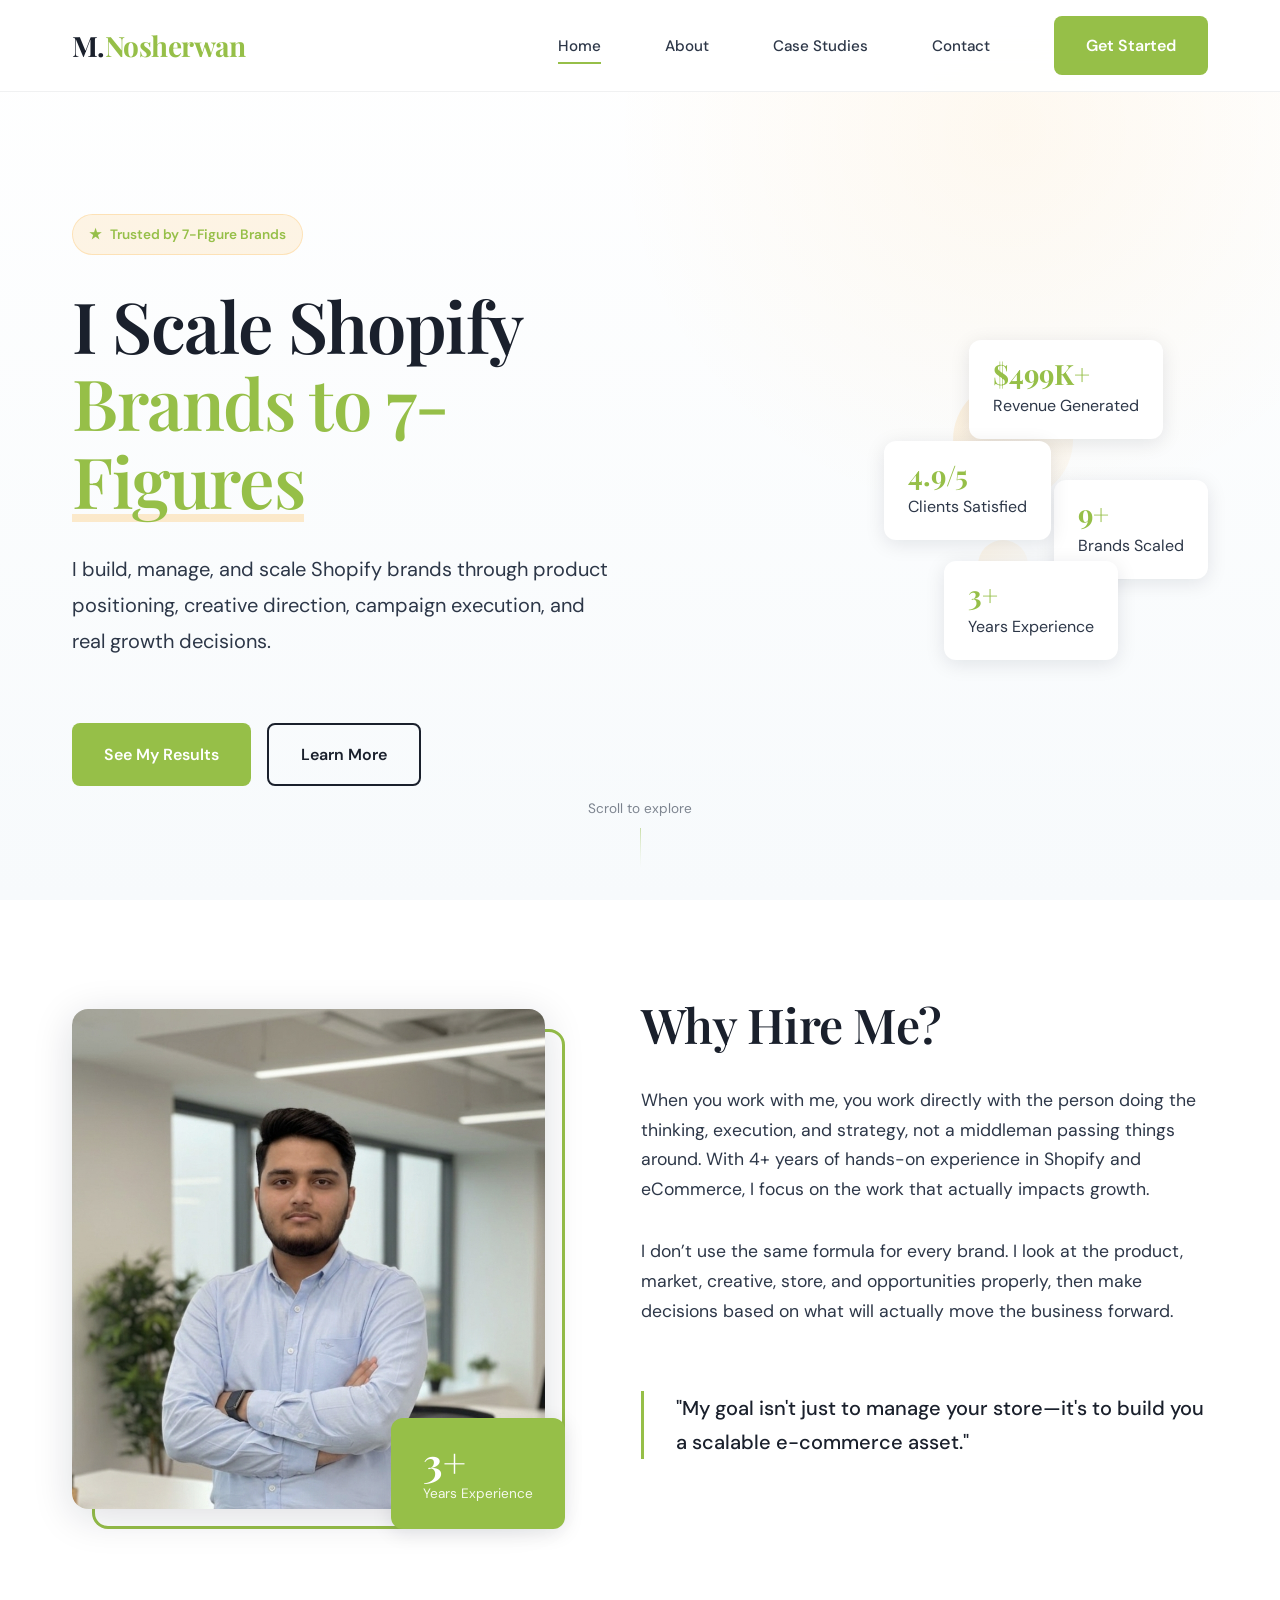
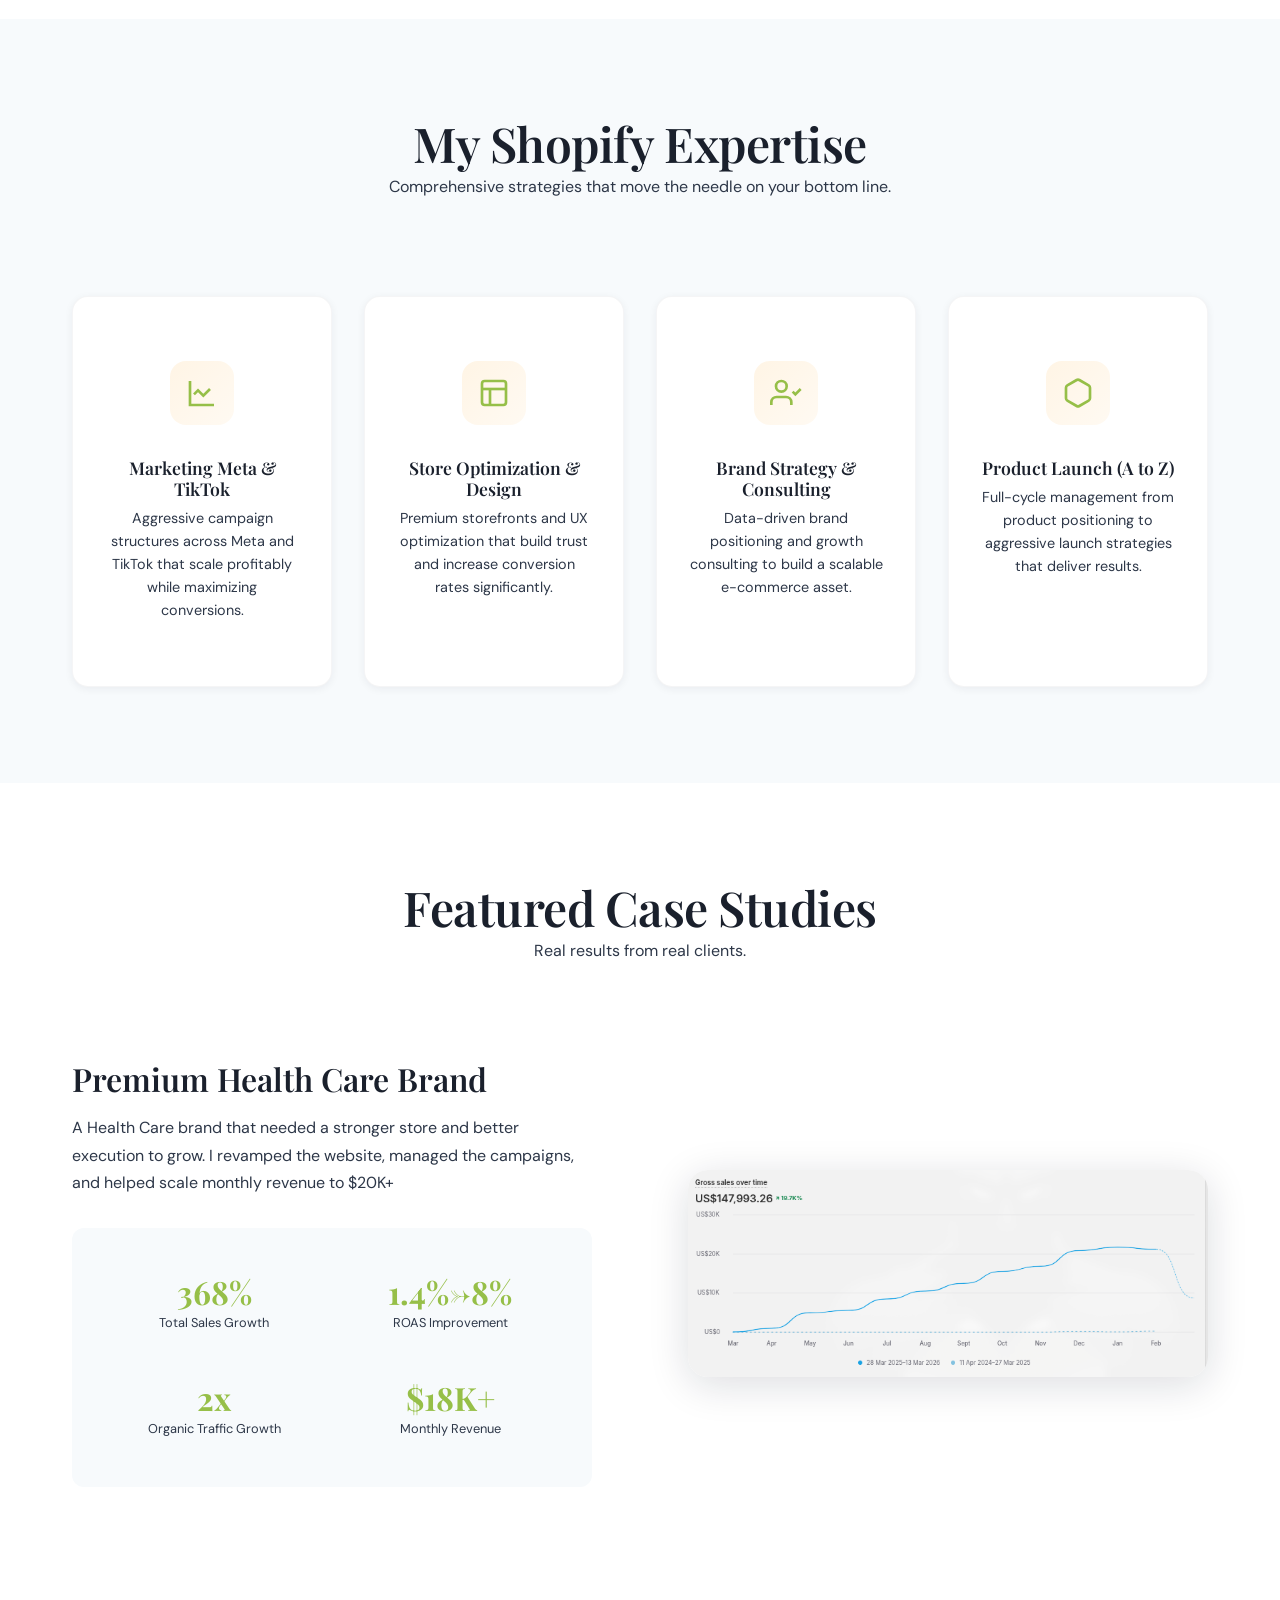
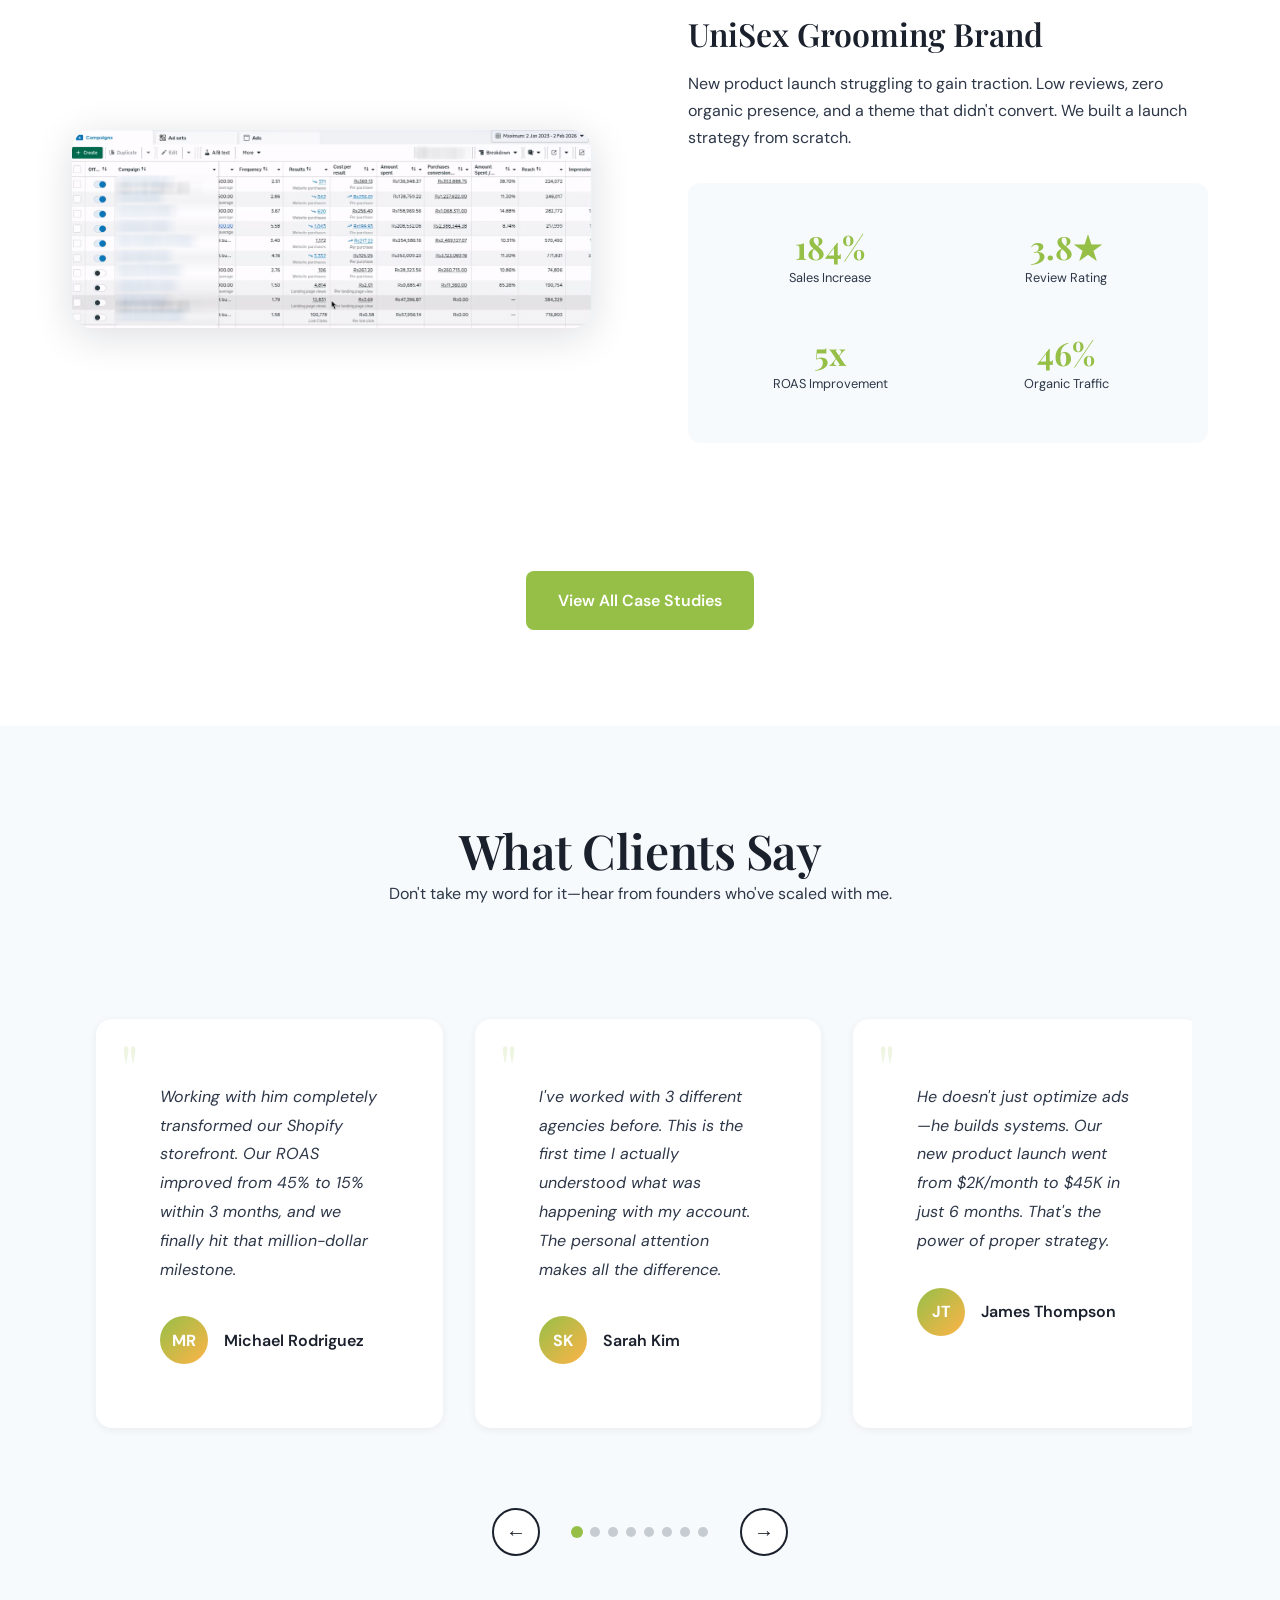
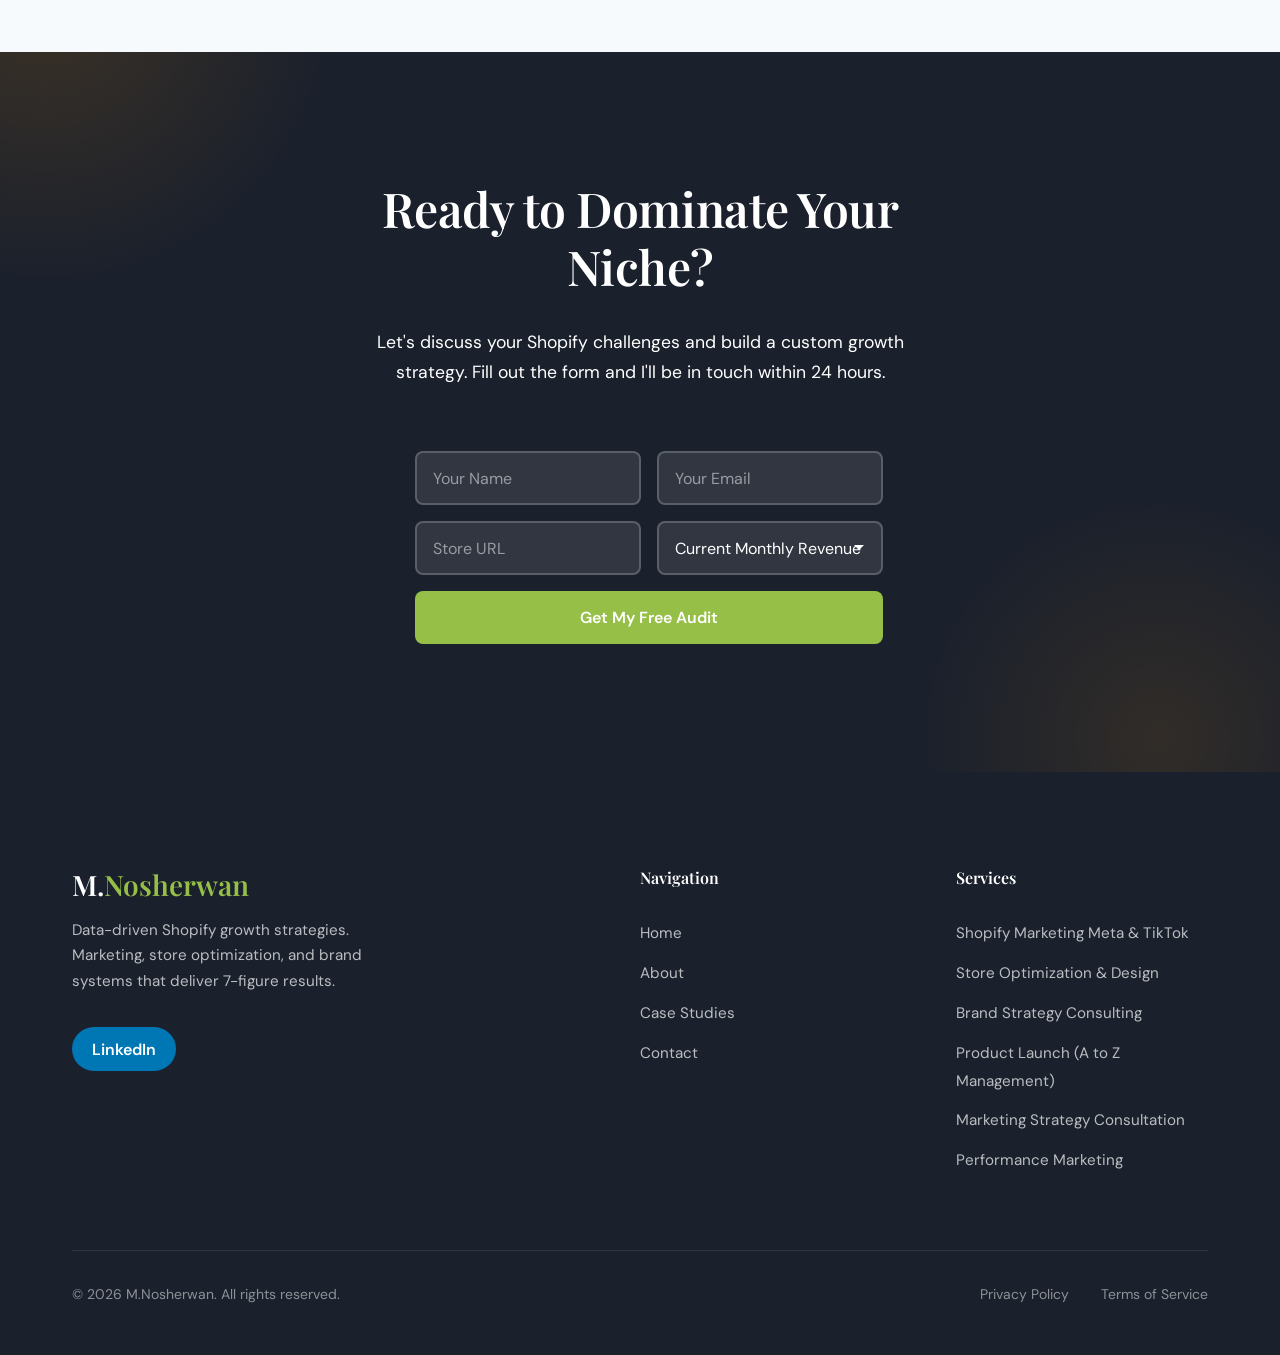
<file: index.html>
<!DOCTYPE html>
<html lang="en">
<head>
  <meta charset="UTF-8">
  <meta name="viewport" content="width=device-width, initial-scale=1.0">
  <meta name="description" content="I scale Shopify brands to 7-figures through data-driven marketing, store optimization, and aggressive growth strategies.">
  <title>Shopify Growth Specialist | 7-Figure Marketing & Store Optimization Expert</title>
  <link rel="stylesheet" href="styles.css">
</head>
<body>
  <!-- Navigation -->
  <nav class="nav">
    <div class="container">
      <div class="nav__inner">
        <a href="index.html" class="nav__logo">M.<span>Nosherwan</span></a>
        <ul class="nav__links">
          <li><a href="index.html" class="nav__link active">Home</a></li>
          <li><a href="about.html" class="nav__link">About</a></li>
          <li><a href="case-studies.html" class="nav__link">Case Studies</a></li>
          <li><a href="contact.html" class="nav__link">Contact</a></li>
          <li><a href="contact.html" class="btn btn--primary nav__cta">Get Started</a></li>
        </ul>
        <button class="nav__mobile-toggle" aria-label="Toggle menu">
          <span></span>
          <span></span>
          <span></span>
        </button>
      </div>
    </div>
  </nav>

  <!-- Hero Section -->
  <section class="hero">
    <div class="container">
      <div class="hero__content">
        <span class="hero__badge hidden-element">Trusted by 7-Figure Brands</span>
        <h1 class="hero__title hidden-element">
          I Scale Shopify <span class="highlight">Brands to 7-Figures</span>
        </h1>
        <p class="hero__subtitle hidden-element hidden-element--fade">
          I build, manage, and scale Shopify brands through product positioning, creative direction, campaign execution, and real growth decisions.
        </p>
        <div class="hero__ctas hidden-element hidden-element--fade">
          <a href="case-studies.html" class="btn btn--primary">See My Results</a>
          <a href="about.html" class="btn btn--secondary">Learn More</a>
        </div>
      </div>
      
      <!-- Mobile Stats (shown only on mobile) -->
      <div class="hero__mobile-stats">
        <div class="hero__stat-card">
          <div class="hero__stat-value"><span data-counter="500" data-prefix="$" data-suffix="K+">$0M+</span></div>
          <div class="hero__stat-label">Revenue</div>
        </div>
        <div class="hero__stat-card">
          <div class="hero__stat-value"><span data-counter="10" data-suffix="+">0+</span></div>
          <div class="hero__stat-label">Brands</div>
        </div>
        <div class="hero__stat-card">
          <div class="hero__stat-value"><span data-counter="4" data-suffix="+">0+</span></div>
          <div class="hero__stat-label">Years</div>
        </div>
        <div class="hero__stat-card">
          <div class="hero__stat-value"><span data-counter="4.9" data-suffix="/5">0/5</span></div>
          <div class="hero__stat-label">Rating</div>
        </div>
      </div>
      
      <!-- Hero Visual Elements (Right Side) -->
      <div class="hero__visuals">
        <div class="hero__stat-card hero__stat-card--1 hidden-element">
          <div class="hero__stat-value"><span data-counter="500" data-prefix="$" data-suffix="K+">$0M+</span></div>
          <div class="hero__stat-label">Revenue Generated</div>
        </div>
        <div class="hero__stat-card hero__stat-card--2 hidden-element hidden-element--fade">
          <div class="hero__stat-value"><span data-counter="10" data-suffix="+">0+</span></div>
          <div class="hero__stat-label">Brands Scaled</div>
        </div>
        <div class="hero__stat-card hero__stat-card--3 hidden-element hidden-element--fade">
          <div class="hero__stat-value"><span data-counter="4" data-suffix="+">0+</span></div>
          <div class="hero__stat-label">Years Experience</div>
        </div>
        <div class="hero__stat-card hero__stat-card--4 hidden-element hidden-element--fade">
          <div class="hero__stat-value"><span data-counter="4.9" data-suffix="/5">0/5</span></div>
          <div class="hero__stat-label">Clients Satisfied</div>
        </div>
        <div class="hero__shape hero__shape--1"></div>
        <div class="hero__shape hero__shape--2"></div>
        <div class="hero__shape hero__shape--3"></div>
      </div>
    </div>
    <div class="hero__scroll">
      <span>Scroll to explore</span>
      <div class="hero__scroll-line"></div>
    </div>
  </section>

  <!-- About Me Section -->
  <section class="section about">
    <div class="container">
      <div class="about__grid">
        <div class="about__image hidden-element hidden-element--left">
          <div class="about__image-wrapper">
            <img src="images/image.png" alt="Shopify Growth Specialist Portrait">
          </div>
          <div class="about__image-accent"></div>
          <div class="about__years">
            <div class="about__years-number"><span data-counter="4" data-suffix="+">0+</span></div>
            <div class="about__years-label">Years Experience</div>
          </div>
        </div>
        <div class="about__content">
          <h2 class="hidden-element">Why Hire Me?</h2>
          <p class="hidden-element hidden-element--fade">When you work with me, you work directly with the person doing the thinking, execution, and strategy, not a middleman passing things around. With 4+ years of hands-on experience in Shopify and eCommerce, I focus on the work that actually impacts growth.
          <p class="hidden-element hidden-element--fade">I don’t use the same formula for every brand. I look at the product, market, creative, store, and opportunities properly, then make decisions based on what will actually move the business forward.</p>
</p>
          <div class="highlight-text hidden-element hidden-element--fade">
            "My goal isn't just to manage your store—it's to build you a scalable e-commerce asset."
          </div>
        </div>
      </div>
    </div>
  </section>

  <!-- Expertise Section -->
  <section class="section expertise">
    <div class="container">
      <div class="expertise__header">
        <h2 class="hidden-element">My Shopify Expertise</h2>
        <p class="hidden-element hidden-element--fade">Comprehensive strategies that move the needle on your bottom line.</p>
      </div>
      <div class="expertise__grid">
        <div class="expertise-card hidden-element">
          <div class="expertise-card__icon">
            <svg viewBox="0 0 24 24" fill="none" stroke="currentColor" stroke-width="2">
              <path d="M3 3v18h18"/>
              <path d="M18 9l-5 5-4-4-3 3"/>
            </svg>
          </div>
          <h4>Marketing Meta & TikTok</h4>
          <p>Aggressive campaign structures across Meta and TikTok that scale profitably while maximizing conversions.</p>
        </div>
        <div class="expertise-card hidden-element hidden-element--fade">
          <div class="expertise-card__icon">
            <svg viewBox="0 0 24 24" fill="none" stroke="currentColor" stroke-width="2">
              <rect x="3" y="3" width="18" height="18" rx="2"/>
              <path d="M3 9h18"/>
              <path d="M9 21V9"/>
            </svg>
          </div>
          <h4>Store Optimization & Design</h4>
          <p>Premium storefronts and UX optimization that build trust and increase conversion rates significantly.</p>
        </div>
        <div class="expertise-card hidden-element hidden-element--fade">
          <div class="expertise-card__icon">
            <svg viewBox="0 0 24 24" fill="none" stroke="currentColor" stroke-width="2">
              <path d="M16 21v-2a4 4 0 0 0-4-4H5a4 4 0 0 0-4 4v2"/>
              <circle cx="8.5" cy="7" r="4"/>
              <polyline points="17 11 19 13 23 9"/>
            </svg>
          </div>
          <h4>Brand Strategy & Consulting</h4>
          <p>Data-driven brand positioning and growth consulting to build a scalable e-commerce asset.</p>
        </div>
        <div class="expertise-card hidden-element hidden-element--fade">
          <div class="expertise-card__icon">
            <svg viewBox="0 0 24 24" fill="none" stroke="currentColor" stroke-width="2">
              <path d="M21 16V8a2 2 0 0 0-1-1.73l-7-4a2 2 0 0 0-2 0l-7 4A2 2 0 0 0 3 8v8a2 2 0 0 0 1 1.73l7 4a2 2 0 0 0 2 0l7-4A2 2 0 0 0 21 16z"/>
            </svg>
          </div>
          <h4>Product Launch (A to Z)</h4>
          <p>Full-cycle management from product positioning to aggressive launch strategies that deliver results.</p>
        </div>
      </div>
    </div>
  </section>

  <!-- Case Studies Section -->
  <section class="section case-studies" id="case-studies">
    <div class="container">
      <div class="case-studies__header">
        <h2 class="hidden-element">Featured Case Studies</h2>
        <p class="hidden-element hidden-element--fade">Real results from real clients.</p>
      </div>

      <!-- Case Study 1 -->
      <article class="case-study hidden-element">
        <div class="case-study__image">
          <img src="images/shopify-homepage-screenshot.png" alt="Premium Health Care Brand">
        </div>
        <div class="case-study__content">
          <h3>Premium Health Care Brand</h3>
          <p class="case-study__description">
          A Health Care brand that needed a stronger store and better execution to grow. I revamped the website, managed the campaigns, and helped scale monthly revenue to $20K+          </p>
          <div class="case-study__metrics">
            <div class="case-study__metric">
              <div class="case-study__metric-value"><span data-counter="400" data-suffix="%">0%</span></div>
              <div class="case-study__metric-label">Total Sales Growth</div>
            </div>
            <div class="case-study__metric">
              <div class="case-study__metric-value"><span data-counter="1.5" data-suffix="%→8%">0%</span></div>
              <div class="case-study__metric-label">ROAS Improvement</div>
            </div>
            <div class="case-study__metric">
              <div class="case-study__metric-value"><span data-counter="3" data-suffix="x">0x</span></div>
              <div class="case-study__metric-label">Organic Traffic Growth</div>
            </div>
            <div class="case-study__metric">
              <div class="case-study__metric-value"><span data-counter="20" data-prefix="$" data-suffix="K+">$0K</span></div>
              <div class="case-study__metric-label">Monthly Revenue</div>
            </div>
          </div>
        </div>
      </article>

      <!-- Case Study 2 -->
      <article class="case-study hidden-element">
        <div class="case-study__image">
          <img src="images/ads" alt="Electronics Brand">
        </div>
        <div class="case-study__content">
          <h3>UniSex Grooming Brand</h3>
          <p class="case-study__description">
            New product launch struggling to gain traction. Low reviews, zero organic presence, and a theme that didn't convert. We built a launch strategy from scratch.
          </p>
          <div class="case-study__metrics">
            <div class="case-study__metric">
              <div class="case-study__metric-value"><span data-counter="200" data-suffix="%">0%</span></div>
              <div class="case-study__metric-label">Sales Increase</div>
            </div>
            <div class="case-study__metric">
              <div class="case-study__metric-value"><span data-counter="4" data-suffix=".8★">0★</span></div>
              <div class="case-study__metric-label">Review Rating</div>
            </div>
            <div class="case-study__metric">
              <div class="case-study__metric-value"><span data-counter="6" data-suffix="x">0x</span></div>
              <div class="case-study__metric-label">ROAS Improvement</div>
            </div>
            <div class="case-study__metric">
              <div class="case-study__metric-value"><span data-counter="50" data-suffix="%">#</span></div>
              <div class="case-study__metric-label">Organic Traffic</div>
            </div>
          </div>
        </div>
      </article>

      <div class="text-center mt-md hidden-element">
        <a href="case-studies.html" class="btn btn--primary">View All Case Studies</a>
      </div>
    </div>
  </section>

  <!-- Testimonials Section -->
  <section class="section testimonials">
    <div class="container">
      <div class="testimonials__header">
        <h2 class="hidden-element">What Clients Say</h2>
        <p class="hidden-element hidden-element--fade">Don't take my word for it—hear from founders who've scaled with me.</p>
      </div>
      
      <div class="testimonial-carousel hidden-element">
        <div class="testimonial-carousel__track">
          <!-- Testimonial 1 -->
          <div class="testimonial">
            <p class="testimonial__text">Working with him completely transformed our Shopify storefront. Our ROAS improved from 45% to 15% within 3 months, and we finally hit that million-dollar milestone.</p>
            <div class="testimonial__author">
              <div class="testimonial__avatar">MR</div>
              <div class="testimonial__info">
                <div class="testimonial__name">Michael Rodriguez</div>
              </div>
            </div>
          </div>
          <!-- Testimonial 2 -->
          <div class="testimonial">
            <p class="testimonial__text">I've worked with 3 different agencies before. This is the first time I actually understood what was happening with my account. The personal attention makes all the difference.</p>
            <div class="testimonial__author">
              <div class="testimonial__avatar">SK</div>
              <div class="testimonial__info">
                <div class="testimonial__name">Sarah Kim</div>
              </div>
            </div>
          </div>
          <!-- Testimonial 3 -->
          <div class="testimonial">
            <p class="testimonial__text">He doesn't just optimize ads—he builds systems. Our new product launch went from $2K/month to $45K in just 6 months. That's the power of proper strategy.</p>
            <div class="testimonial__author">
              <div class="testimonial__avatar">JT</div>
              <div class="testimonial__info">
                <div class="testimonial__name">James Thompson</div>
              </div>
            </div>
          </div>
          <!-- Testimonial 4 -->
          <div class="testimonial">
            <p class="testimonial__text">Our store was buried on page 5 of Google. After his optimization work, we're now consistently on page 1 for our main keywords. Sales increased by 300% in 4 months.</p>
            <div class="testimonial__author">
              <div class="testimonial__avatar">LW</div>
              <div class="testimonial__info">
                <div class="testimonial__name">Lisa Wang</div>
              </div>
            </div>
          </div>
          <!-- Testimonial 5 -->
          <div class="testimonial">
            <p class="testimonial__text">I was skeptical about paid ads at first, but he showed me the data. We've now scaled to $200K/month in sales with a healthy 18% ROAS. Incredible results.</p>
            <div class="testimonial__author">
              <div class="testimonial__avatar">DP</div>
              <div class="testimonial__info">
                <div class="testimonial__name">David Park</div>
              </div>
            </div>
          </div>
          <!-- Testimonial 6 -->
          <div class="testimonial">
            <p class="testimonial__text">He helped us navigate a difficult Shopify policy issue and even improved our overall account health. We're now a top-rated seller thanks to his guidance.</p>
            <div class="testimonial__author">
              <div class="testimonial__avatar">AM</div>
              <div class="testimonial__info">
                <div class="testimonial__name">Amanda Martinez</div>
              </div>
            </div>
          </div>
          <!-- Testimonial 7 -->
          <div class="testimonial">
            <p class="testimonial__text">Our theme redesign increased conversion by 28%. He really understands how to tell a brand story that converts browsers into buyers.</p>
            <div class="testimonial__author">
              <div class="testimonial__avatar">RC</div>
              <div class="testimonial__info">
                <div class="testimonial__name">Robert Chen</div>
              </div>
            </div>
          </div>
          <!-- Testimonial 8 -->
          <div class="testimonial">
            <p class="testimonial__text">Best investment we've made for our Shopify business. He thinks like an owner, not just a consultant. Our ROI has been over 10x what we paid.</p>
            <div class="testimonial__author">
              <div class="testimonial__avatar">JN</div>
              <div class="testimonial__info">
                <div class="testimonial__name">Jennifer Nguyen</div>
              </div>
            </div>
          </div>
        </div>
        <div class="testimonial-carousel__controls">
          <button class="testimonial-carousel__btn testimonial-carousel__btn--prev" aria-label="Previous testimonial">←</button>
          <div class="testimonial-carousel__dots"></div>
          <button class="testimonial-carousel__btn testimonial-carousel__btn--next" aria-label="Next testimonial">→</button>
        </div>
      </div>
    </div>
  </section>

  <!-- Final CTA Section -->
  <section class="cta" id="contact">
    <div class="container">
      <div class="cta__content">
        <h2 class="hidden-element">Ready to Dominate Your Niche?</h2>
        <p class="hidden-element hidden-element--fade">Let's discuss your Shopify challenges and build a custom growth strategy. Fill out the form and I'll be in touch within 24 hours.</p>
        <form class="cta__form hidden-element hidden-element--fade">
          <input type="text" name="name" placeholder="Your Name" required>
          <input type="email" name="email" placeholder="Your Email" required>
          <input type="text" name="store_url" placeholder="Store URL">
          <select name="revenue">
            <option value="">Current Monthly Revenue</option>
            <option value="0-10k">Under $10K</option>
            <option value="10k-50k">$10K - $50K</option>
            <option value="50k-100k">$50K - $100K</option>
            <option value="100k-500k">$100K - $500K</option>
            <option value="500k+">$500K+</option>
          </select>
          <button type="submit" class="btn btn--primary">Get My Free Audit</button>
        </form>
      </div>
    </div>
  </section>

  <!-- Footer -->
  <footer class="footer">
    <div class="container">
      <div class="footer__grid">
        <div class="footer__brand">
          <h3>M.<span>Nosherwan</span></h3>
          <p>Data-driven Shopify growth strategies. Marketing, store optimization, and brand systems that deliver 7-figure results.</p>
          <div class="footer__social">
            <a href="https://www.linkedin.com/in/m-nosherwan-861ab5247/" class="btn-linkedin" aria-label="LinkedIn">LinkedIn</a>
          </div>
        </div>
        <div class="footer__column collapsed">
          <h4 class="footer__title">Navigation</h4>
          <ul class="footer__links">
            <li><a href="index.html">Home</a></li>
            <li><a href="about.html">About</a></li>
            <li><a href="case-studies.html">Case Studies</a></li>
            <li><a href="contact.html">Contact</a></li>
          </ul>
        </div>
        <div class="footer__column collapsed">
          <h4 class="footer__title">Services</h4>
          <ul class="footer__links">
            <li><a href="contact.html">Shopify Marketing Meta & TikTok</a></li>
            <li><a href="contact.html">Store Optimization & Design</a></li>
            <li><a href="contact.html">Brand Strategy Consulting</a></li>
            <li><a href="contact.html">Product Launch (A to Z Management)</a></li>
            <li><a href="contact.html">Marketing Strategy Consultation</a></li>
            <li><a href="contact.html">Performance Marketing</a></li>
          </ul>
        </div>
      </div>
      <div class="footer__bottom">
        <p class="footer__copyright">© 2026 M.Nosherwan. All rights reserved.</p>
        <div class="footer__legal">
          <a href="privacy.html">Privacy Policy</a>
          <a href="terms.html">Terms of Service</a>
        </div>
      </div>
    </div>
  </footer>

  <script src="app.js"></script>
</body>
</html>
</file>
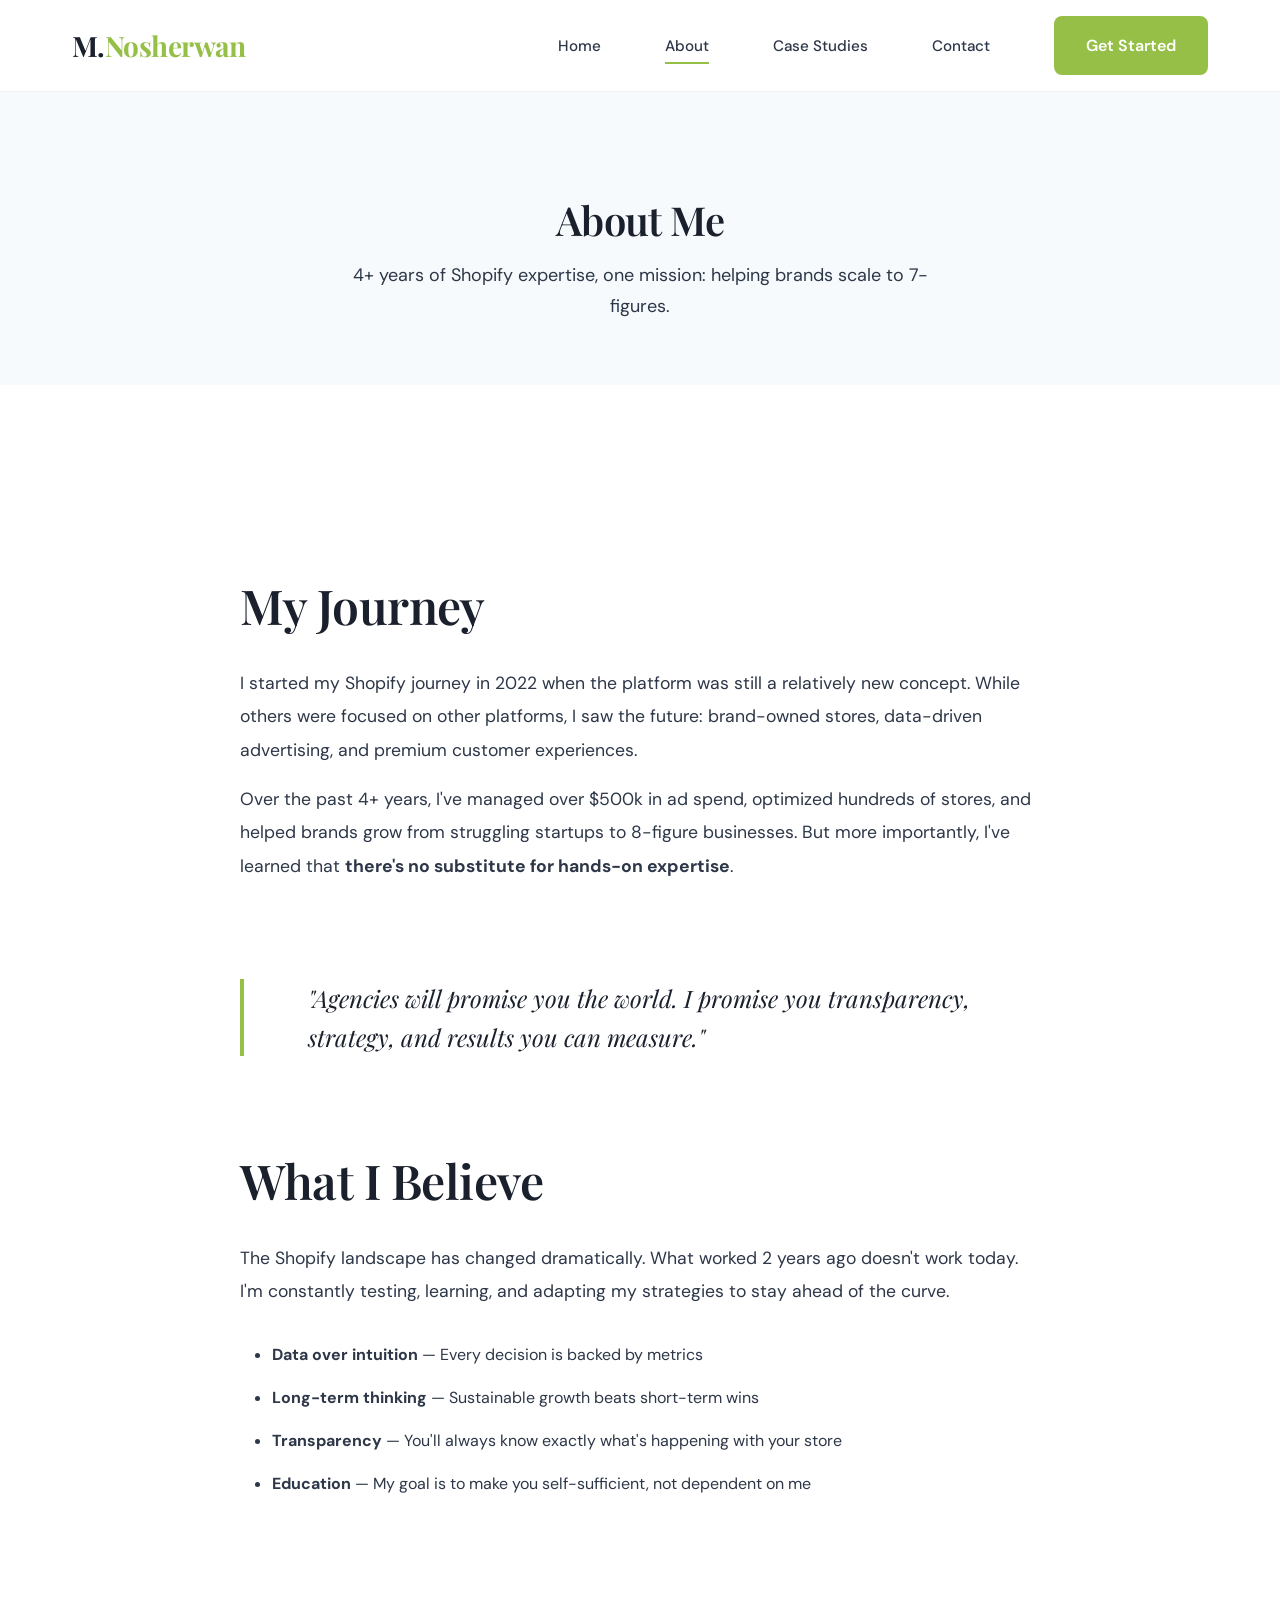
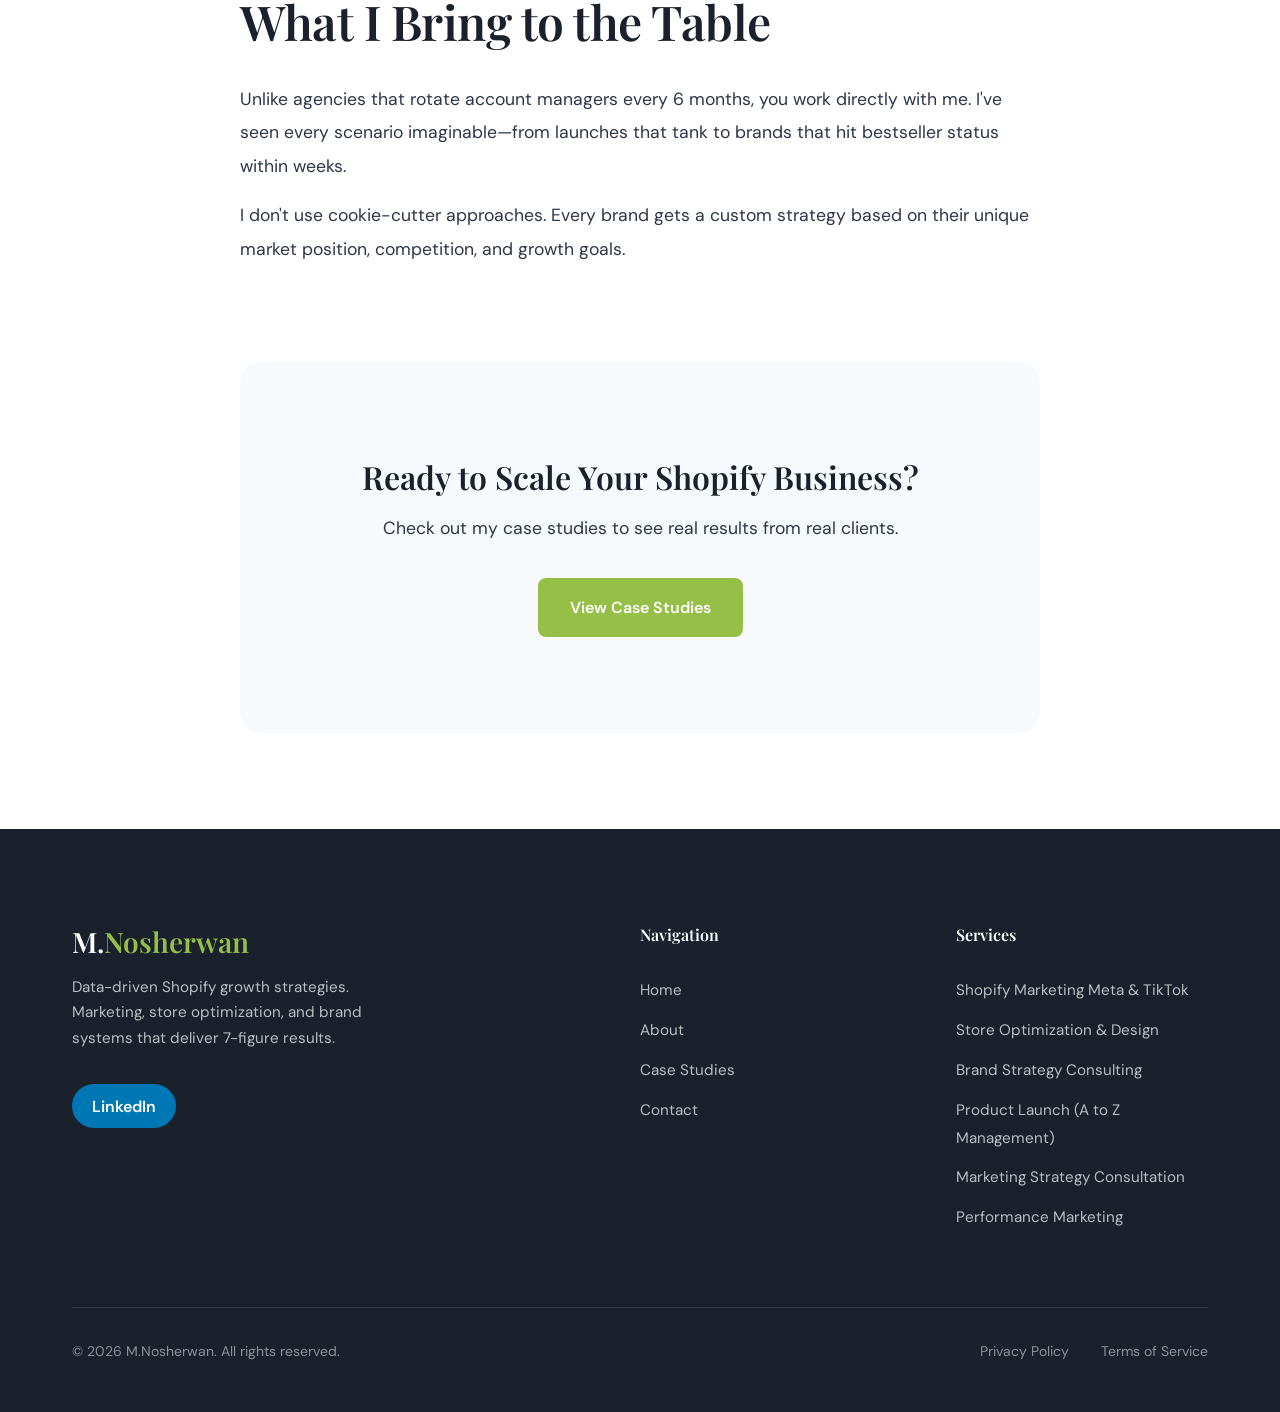
<file: about.html>
<!DOCTYPE html>
<html lang="en">
<head>
  <meta charset="UTF-8">
  <meta name="viewport" content="width=device-width, initial-scale=1.0">
  <meta name="description" content="Learn about my experience scaling Shopify brands to 7-figures through data-driven marketing and store optimization.">
  <title>About Me | M.Nosherwan - Shopify Growth Specialist</title>
  <link rel="stylesheet" href="styles.css">
</head>
<body>
  <!-- Navigation -->
  <nav class="nav">
    <div class="container">
      <div class="nav__inner">
        <a href="index.html" class="nav__logo">M.<span>Nosherwan</span></a>
        <ul class="nav__links">
          <li><a href="index.html" class="nav__link">Home</a></li>
          <li><a href="about.html" class="nav__link active">About</a></li>
          <li><a href="case-studies.html" class="nav__link">Case Studies</a></li>
          <li><a href="contact.html" class="nav__link">Contact</a></li>
          <li><a href="contact.html" class="btn btn--primary nav__cta">Get Started</a></li>
        </ul>
        <button class="nav__mobile-toggle" aria-label="Toggle menu">
          <span></span>
          <span></span>
          <span></span>
        </button>
      </div>
    </div>
  </nav>

  <!-- Page Header -->
  <header class="page-header">
    <div class="container">
      <h1 class="hidden-element">About Me</h1>
      <p class="hidden-element hidden-element--fade">4+ years of Shopify expertise, one mission: helping brands scale to 7-figures.</p>
    </div>
  </header>

  <!-- About Content -->
  <section class="about-page">
    <div class="container">
      <div class="about-page__content">
        <h2 class="hidden-element">My Journey</h2>
        <p class="hidden-element hidden-element--fade">I started my Shopify journey in 2022 when the platform was still a relatively new concept. While others were focused on other platforms, I saw the future: brand-owned stores, data-driven advertising, and premium customer experiences.</p>
        <p class="hidden-element hidden-element--fade">Over the past 4+ years, I've managed over $500k in ad spend, optimized hundreds of stores, and helped brands grow from struggling startups to 8-figure businesses. But more importantly, I've learned that <strong>there's no substitute for hands-on expertise</strong>.</p>

        <blockquote class="about-page__quote hidden-element">
          "Agencies will promise you the world. I promise you transparency, strategy, and results you can measure."
        </blockquote>

        <h2 class="hidden-element">What I Believe</h2>
        <p class="hidden-element hidden-element--fade">The Shopify landscape has changed dramatically. What worked 2 years ago doesn't work today. I'm constantly testing, learning, and adapting my strategies to stay ahead of the curve.</p>
        
        <ul class="hidden-element hidden-element--fade">
          <li><strong>Data over intuition</strong> — Every decision is backed by metrics</li>
          <li><strong>Long-term thinking</strong> — Sustainable growth beats short-term wins</li>
          <li><strong>Transparency</strong> — You'll always know exactly what's happening with your store</li>
          <li><strong>Education</strong> — My goal is to make you self-sufficient, not dependent on me</li>
        </ul>

        <h2 class="hidden-element">What I Bring to the Table</h2>
        <p class="hidden-element hidden-element--fade">Unlike agencies that rotate account managers every 6 months, you work directly with me. I've seen every scenario imaginable—from launches that tank to brands that hit bestseller status within weeks.</p>
        <p class="hidden-element hidden-element--fade">I don't use cookie-cutter approaches. Every brand gets a custom strategy based on their unique market position, competition, and growth goals.</p>

        <div class="about-page__cta hidden-element">
          <h3>Ready to Scale Your Shopify Business?</h3>
          <p>Check out my case studies to see real results from real clients.</p>
          <a href="case-studies.html" class="btn btn--primary">View Case Studies</a>
        </div>
      </div>
    </div>
  </section>

  <!-- Footer -->
  <footer class="footer">
    <div class="container">
      <div class="footer__grid">
        <div class="footer__brand">
          <h3>M.<span>Nosherwan</span></h3>
          <p>Data-driven Shopify growth strategies. Marketing, store optimization, and brand systems that deliver 7-figure results.</p>
          <div class="footer__social">
            <a href="https://www.linkedin.com/in/m-nosherwan-861ab5247/" class="btn-linkedin" aria-label="LinkedIn">LinkedIn</a>
          </div>
        </div>
        <div class="footer__column collapsed">
          <h4 class="footer__title">Navigation</h4>
          <ul class="footer__links">
            <li><a href="index.html">Home</a></li>
            <li><a href="about.html">About</a></li>
            <li><a href="case-studies.html">Case Studies</a></li>
            <li><a href="contact.html">Contact</a></li>
          </ul>
        </div>
        <div class="footer__column collapsed">
          <h4 class="footer__title">Services</h4>
          <ul class="footer__links">
            <li><a href="contact.html">Shopify Marketing Meta & TikTok</a></li>
            <li><a href="contact.html">Store Optimization & Design</a></li>
            <li><a href="contact.html">Brand Strategy Consulting</a></li>
            <li><a href="contact.html">Product Launch (A to Z Management)</a></li>
            <li><a href="contact.html">Marketing Strategy Consultation</a></li>
            <li><a href="contact.html">Performance Marketing</a></li>
          </ul>
        </div>
      </div>
      <div class="footer__bottom">
        <p class="footer__copyright">© 2026 M.Nosherwan. All rights reserved.</p>
        <div class="footer__legal">
          <a href="privacy.html">Privacy Policy</a>
          <a href="terms.html">Terms of Service</a>
        </div>
      </div>
    </div>
  </footer>

  <script src="app.js"></script>
</body>
</html>
</file>
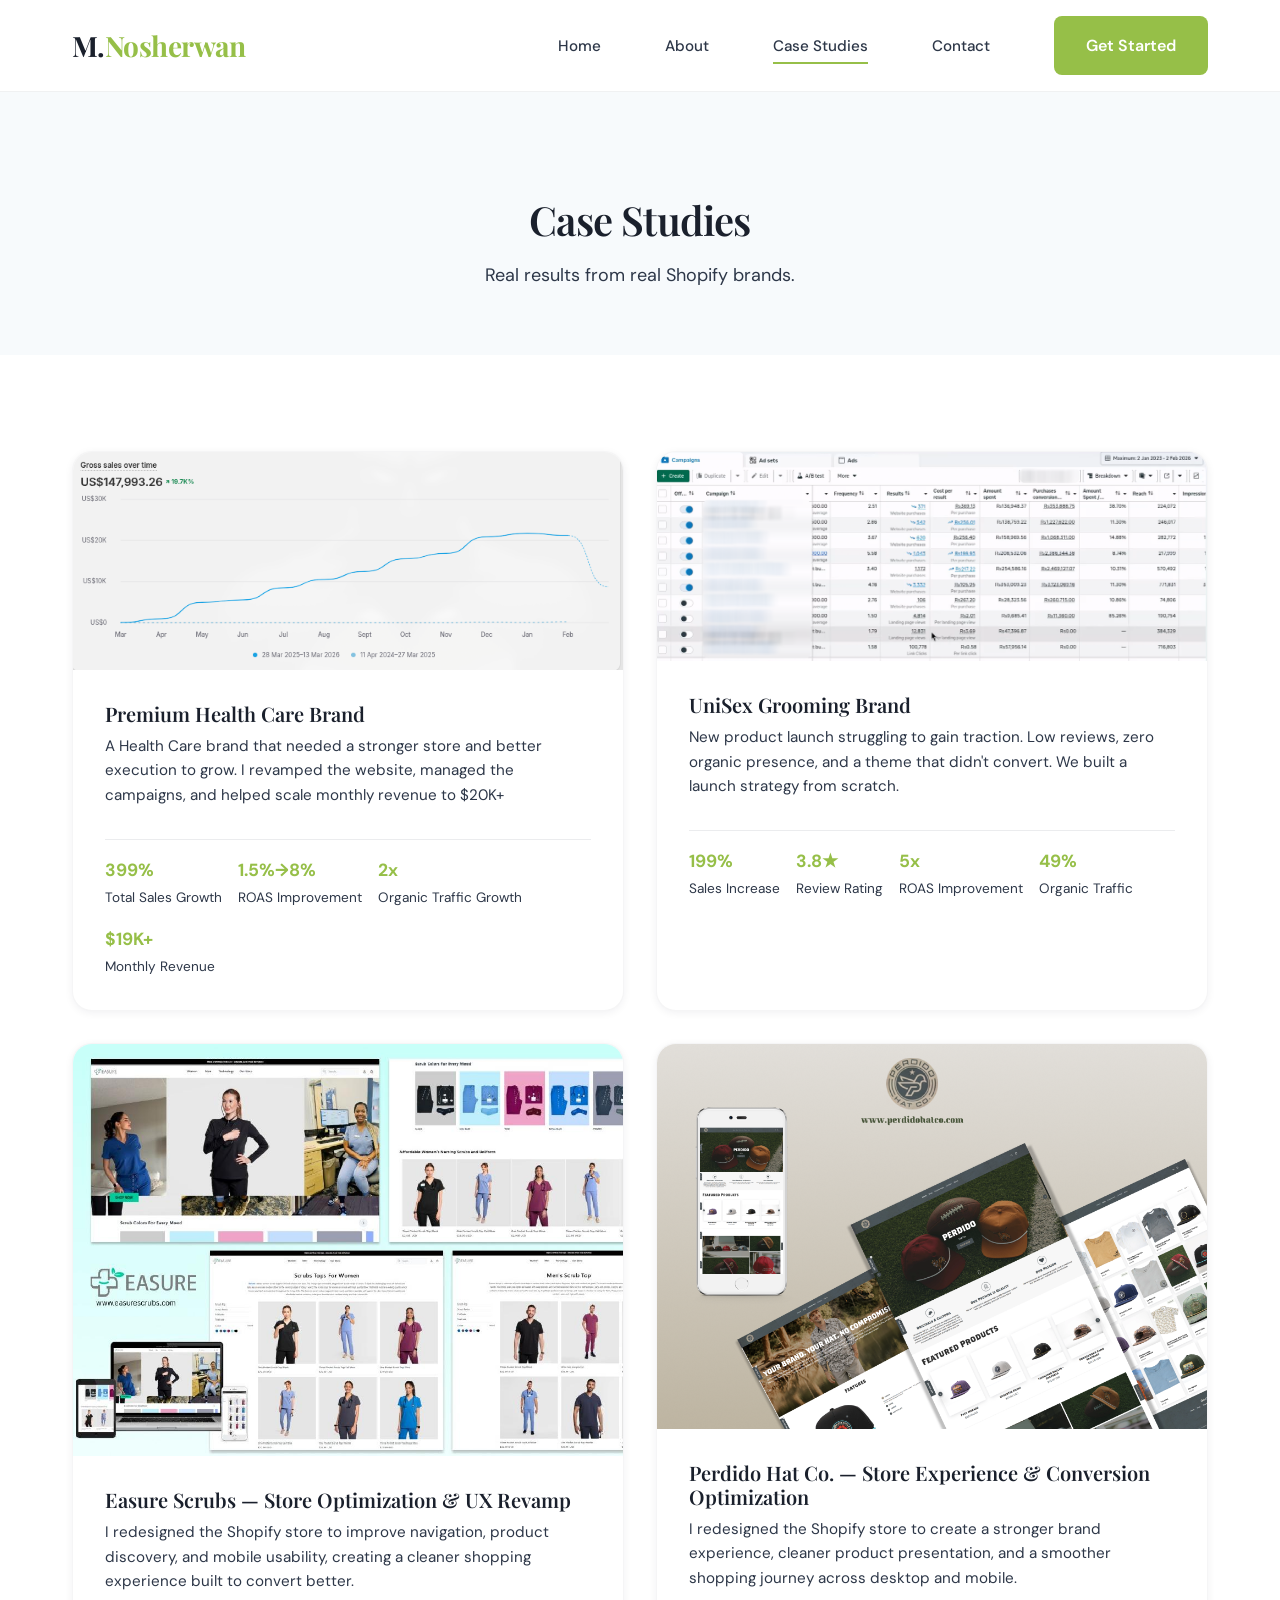
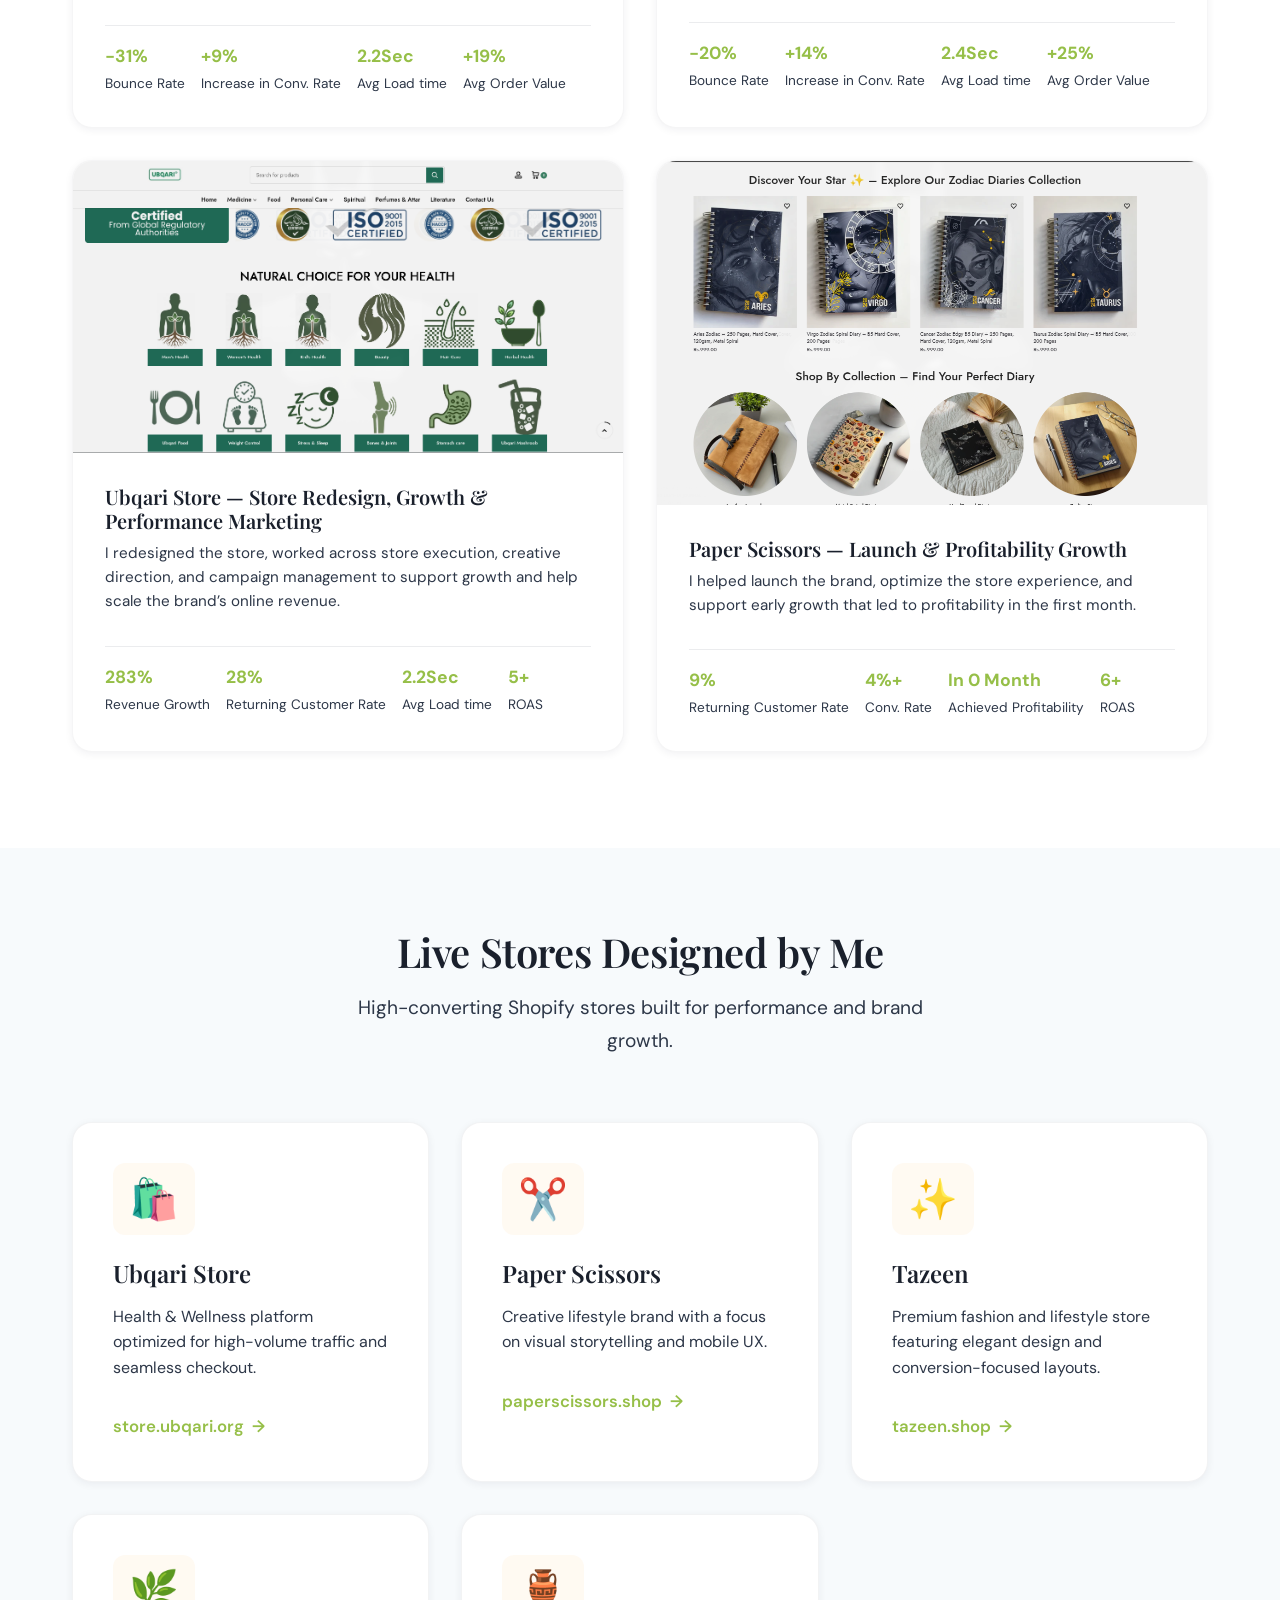
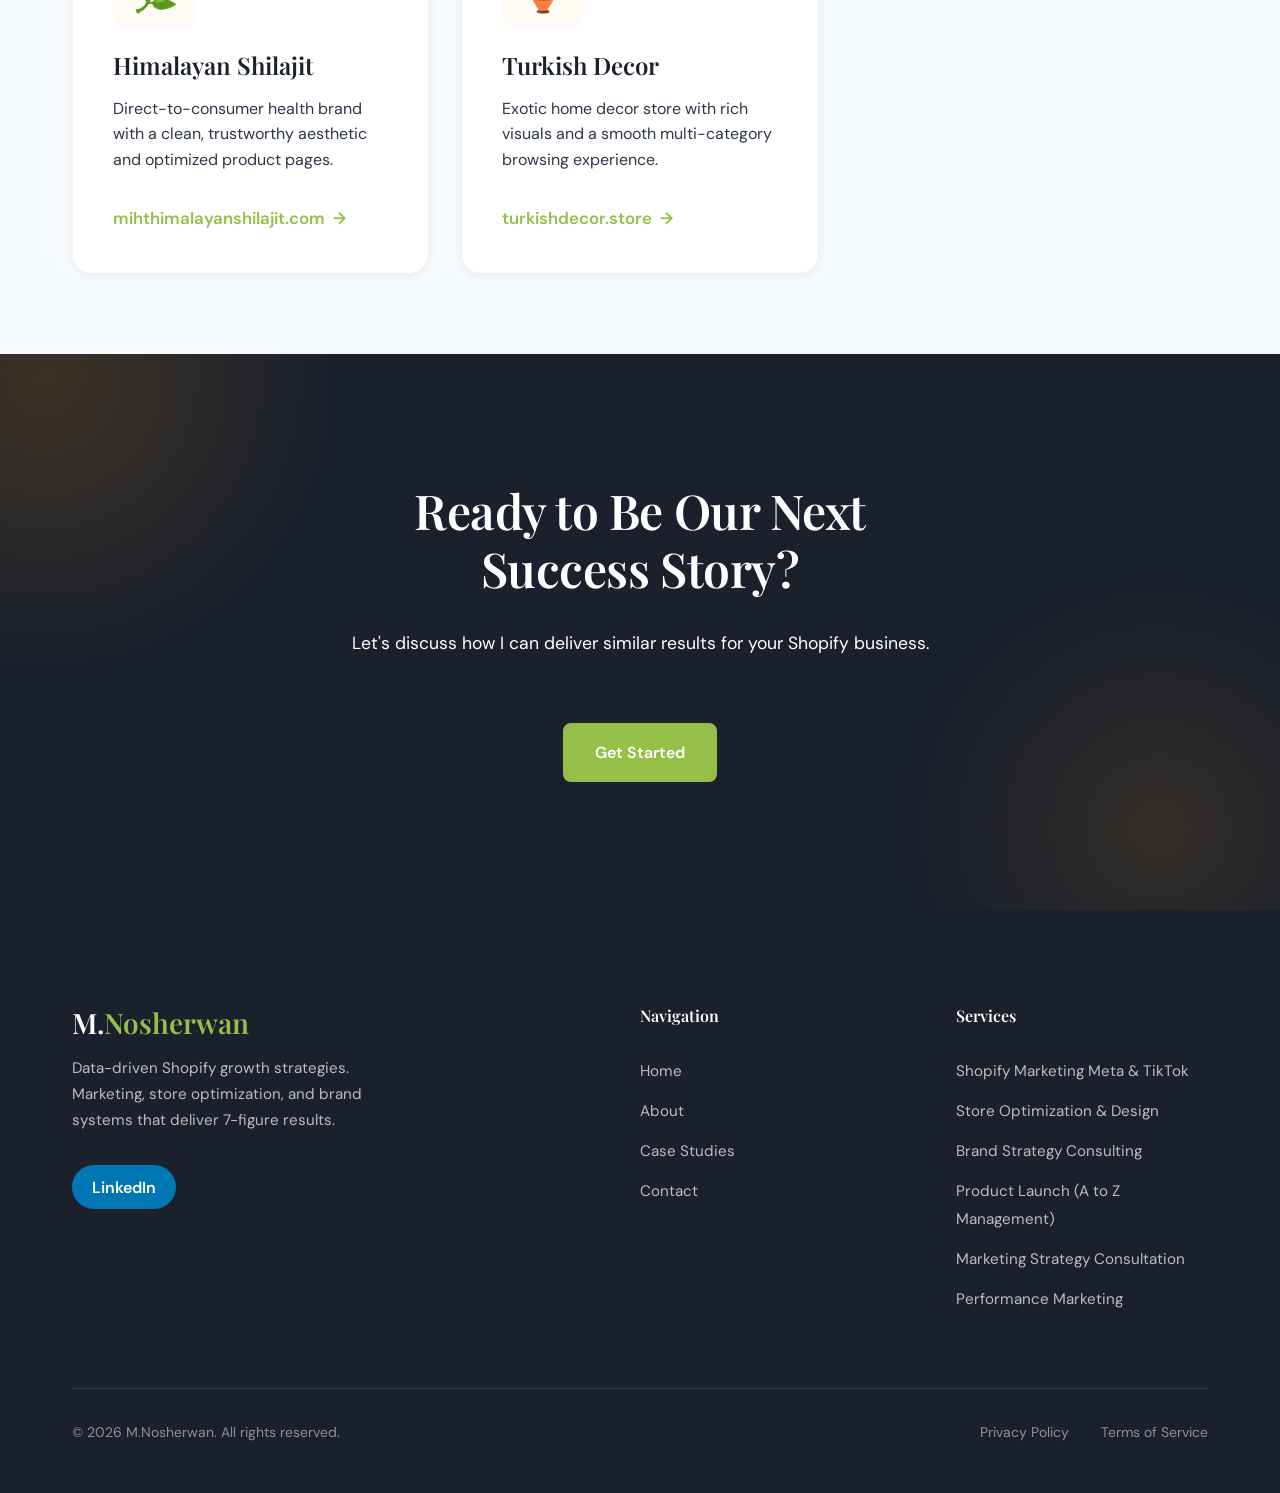
<file: case-studies.html>
<!DOCTYPE html>
<html lang="en">
<head>
  <meta charset="UTF-8">
  <meta name="viewport" content="width=device-width, initial-scale=1.0">
  <meta name="description" content="Explore my portfolio of Shopify case studies. Real results: +210% sales growth, ROAS improved from 45% to 15%.">
  <title>Case Studies | M.Nosherwan - Shopify Growth Specialist</title>
  <link rel="stylesheet" href="styles.css">
</head>
<body>
  <!-- Navigation -->
  <nav class="nav">
    <div class="container">
      <div class="nav__inner">
        <a href="index.html" class="nav__logo">M.<span>Nosherwan</span></a>
        <ul class="nav__links">
          <li><a href="index.html" class="nav__link">Home</a></li>
          <li><a href="about.html" class="nav__link">About</a></li>
          <li><a href="case-studies.html" class="nav__link active">Case Studies</a></li>
          <li><a href="contact.html" class="nav__link">Contact</a></li>
          <li><a href="contact.html" class="btn btn--primary nav__cta">Get Started</a></li>
        </ul>
        <button class="nav__mobile-toggle" aria-label="Toggle menu">
          <span></span>
          <span></span>
          <span></span>
        </button>
      </div>
    </div>
  </nav>

  <!-- Page Header -->
  <header class="page-header">
    <div class="container">
      <h1 class="hidden-element">Case Studies</h1>
      <p class="hidden-element hidden-element--fade">Real results from real Shopify brands.</p>
    </div>
  </header>

  <!-- Case Studies Grid -->
  <section class="case-studies-grid">
    <div class="container">
      <div class="case-studies__cards">
        <!-- Case Study 1 -->
        <article class="case-card hidden-element" data-category="fashion">
          <div class="case-card__image">
            <img src="images/shopify-homepage-screenshot.png" alt="Premium Health Care Brand">
          </div>
          <div class="case-card__content">
            <h3>Premium Health Care Brand</h3>
            <p class="case-card__description">A Health Care brand that needed a stronger store and better execution to grow. I revamped the website, managed the campaigns, and helped scale monthly revenue to $20K+</p>
            <div class="case-card__metrics">
              <div class="case-card__metric"><strong data-counter="400" data-suffix="%">+0%</strong> Total Sales Growth</div>
              <div class="case-card__metric"><strong>1.5%→8%</strong> ROAS Improvement</div>
              <div class="case-card__metric"><strong data-counter="3" data-suffix="x">+0%</strong> Organic Traffic Growth</div>
              <div class="case-card__metric"><strong data-counter="20" data-prefix="$" data-suffix="K+">$0K</strong> Monthly Revenue</div>
            </div>
          </div>
        </article>

        <!-- Case Study 2 -->
        <article class="case-card hidden-element hidden-element--fade" data-category="beauty">
          <div class="case-card__image">
            <img src="images/ads" alt="Electronics Brand">
          </div>
          <div class="case-card__content">
            <h3>UniSex Grooming Brand</h3>
            <p class="case-card__description">New product launch struggling to gain traction. Low reviews, zero organic presence, and a theme that didn't convert. We built a launch strategy from scratch.</p>
            <div class="case-card__metrics">
              <div class="case-card__metric"><strong data-counter="200" data-suffix="%">0%</strong>Sales Increase</div>
              <div class="case-card__metric"><strong data-counter="4" data-suffix=".8★">0★</strong>Review Rating</div>
              <div class="case-card__metric"><strong data-counter="6" data-suffix="x">0x</strong>ROAS Improvement</div>
              <div class="case-card__metric"><strong data-counter="50" data-suffix="%">#</strong>Organic Traffic</div>
            </div>
          </div>
        </article>

        <!-- Case Study 3 -->
        <article class="case-card hidden-element" data-category="food-bev">
          <div class="case-card__image">
            <img src="images/store-redesign.png" alt="Food & Beverage">
          </div>
          <div class="case-card__content">
            <h3>Easure Scrubs — Store Optimization & UX Revamp</h3>
            <p class="case-card__description">I redesigned the Shopify store to improve navigation, product discovery, and mobile usability, creating a cleaner shopping experience built to convert better.</p>
            <div class="case-card__metrics">
              <div class="case-card__metric"><strong data-counter="-32" data-suffix="%">+0%</strong> Bounce Rate</div>
              <div class="case-card__metric"><strong data-prefix="+" data-counter="10" data-suffix="%">+0%</strong>Increase in Conv. Rate</div>
              <div class="case-card__metric"><strong data-counter="2.3" data-suffix="Sec">+0%</strong>Avg Load time</div>
              <div class="case-card__metric"><strong data-prefix="+" data-counter="20" data-suffix="%">+0%</strong> Avg Order Value</div>
            </div>
          </div>
        </article>

        <!-- Case Study 4 -->
        <article class="case-card hidden-element hidden-element--fade" data-category="home">
          <div class="case-card__image">
            <img src="images/shopify-redesign2.png" alt="Home Goods">
          </div>
          <div class="case-card__content">
            <h3>Perdido Hat Co. — Store Experience & Conversion Optimization</h3>
            <p class="case-card__description">I redesigned the Shopify store to create a stronger brand experience, cleaner product presentation, and a smoother shopping journey across desktop and mobile.</p>
            <div class="case-card__metrics">
              <div class="case-card__metric"><strong data-counter="-20" data-suffix="%">+0%</strong> Bounce Rate</div>
              <div class="case-card__metric"><strong data-prefix="+" data-counter="15" data-suffix="%">+0%</strong>Increase in Conv. Rate</div>
              <div class="case-card__metric"><strong data-counter="2.5" data-suffix="Sec">+0%</strong>Avg Load time</div>
              <div class="case-card__metric"><strong data-prefix="+" data-counter="26" data-suffix="%">+0%</strong> Avg Order Value</div>
            </div>
          </div>
        </article>

        <!-- Case Study 5 -->
        <article class="case-card hidden-element hidden-element--fade" data-category="home">
          <div class="case-card__image">
            <img src="images/ubqari.png" alt="Home Goods">
          </div>
          <div class="case-card__content">
            <h3>Ubqari Store — Store Redesign, Growth & Performance Marketing</h3>
            <p class="case-card__description">I redesigned the store, worked across store execution, creative direction, and campaign management to support growth and help scale the brand’s online revenue.</p>
            <div class="case-card__metrics">
              <div class="case-card__metric"><strong data-counter="300" data-suffix="%">+0%</strong> Revenue Growth</div>
              <div class="case-card__metric"><strong data-counter="30%" data-suffix="%">+0%</strong> Returning Customer Rate</div>
              <div class="case-card__metric"><strong data-counter="2.3" data-suffix="Sec">+0%</strong>Avg Load time</div>
              <div class="case-card__metric"><strong data-counter="6" data-suffix="+">+0%</strong> ROAS</div>
            </div>
          </div>
        </article>
      <!-- Case Study 6 -->
        <article class="case-card hidden-element hidden-element--fade" data-category="home">
          <div class="case-card__image">
            <img src="images/paper.png" alt="Home Goods">
          </div>
          <div class="case-card__content">
            <h3>Paper Scissors — Launch & Profitability Growth</h3>
            <p class="case-card__description">I helped launch the brand, optimize the store experience, and support early growth that led to profitability in the first month.</p>
            <div class="case-card__metrics">
              <div class="case-card__metric"><strong data-counter="10" data-suffix="%">+0%</strong> Returning Customer Rate</div>
              <div class="case-card__metric"><strong data-counter="5" data-suffix="%+">+0%</strong> Conv. Rate</div>
              <div class="case-card__metric"><strong data-prefix="In " data-counter="1 " data-suffix=" Month">+0%</strong>Achieved Profitability </div>
             <div class="case-card__metric"><strong data-counter="7" data-suffix="+">+0%</strong> ROAS</div>
            </div>
          </div>
        </article>
      </div>
 
      </div>
    </div>
  </section>

  <!-- Live Stores Section -->
  <section class="section live-stores" style="background: var(--bg-secondary); padding: 5rem 0;">
    <div class="container">
      <div class="section-header text-center mb-lg">
        <h2 class="hidden-element">Live Stores Designed by Me</h2>
        <p class="hidden-element hidden-element--fade">High-converting Shopify stores built for performance and brand growth.</p>
      </div>

      <div class="live-stores__grid">
        <!-- Store 1 -->
        <div class="store-card hidden-element">
          <div class="store-card__content">
            <div class="store-card__icon">🛍️</div>
            <h3>Ubqari Store</h3>
            <p>Health & Wellness platform optimized for high-volume traffic and seamless checkout.</p>
            <a href="https://store.ubqari.org" target="_blank" class="store-card__link">store.ubqari.org <span class="arrow">→</span></a>
          </div>
        </div>

        <!-- Store 2 -->
        <div class="store-card hidden-element">
          <div class="store-card__content">
            <div class="store-card__icon">✂️</div>
            <h3>Paper Scissors</h3>
            <p>Creative lifestyle brand with a focus on visual storytelling and mobile UX.</p>
            <a href="https://paperscissors.shop" target="_blank" class="store-card__link">paperscissors.shop <span class="arrow">→</span></a>
          </div>
        </div>

        <!-- Store 3 -->
        <div class="store-card hidden-element">
          <div class="store-card__content">
            <div class="store-card__icon">✨</div>
            <h3>Tazeen</h3>
            <p>Premium fashion and lifestyle store featuring elegant design and conversion-focused layouts.</p>
            <a href="https://tazeen.shop" target="_blank" class="store-card__link">tazeen.shop <span class="arrow">→</span></a>
          </div>
        </div>

        <!-- Store 4 -->
        <div class="store-card hidden-element">
          <div class="store-card__content">
            <div class="store-card__icon">🌿</div>
            <h3>Himalayan Shilajit</h3>
            <p>Direct-to-consumer health brand with a clean, trustworthy aesthetic and optimized product pages.</p>
            <a href="https://mihthimalayanshilajit.com/" target="_blank" class="store-card__link">mihthimalayanshilajit.com <span class="arrow">→</span></a>
          </div>
        </div>

        <!-- Store 5 -->
        <div class="store-card hidden-element">
          <div class="store-card__content">
            <div class="store-card__icon">🏺</div>
            <h3>Turkish Decor</h3>
            <p>Exotic home decor store with rich visuals and a smooth multi-category browsing experience.</p>
            <a href="https://turkishdecor.store" target="_blank" class="store-card__link">turkishdecor.store <span class="arrow">→</span></a>
          </div>
        </div>
      </div>
    </div>
  </section>

  <!-- CTA Section -->
  <section class="cta">
    <div class="container">
      <div class="cta__content text-center">
        <h2 class="hidden-element">Ready to Be Our Next Success Story?</h2>
        <p class="hidden-element hidden-element--fade">Let's discuss how I can deliver similar results for your Shopify business.</p>
        <a href="contact.html" class="btn btn--primary hidden-element">Get Started</a>
      </div>
    </div>
  </section>

  <!-- Footer -->
  <footer class="footer">
    <div class="container">
      <div class="footer__grid">
        <div class="footer__brand">
          <h3>M.<span>Nosherwan</span></h3>
          <p>Data-driven Shopify growth strategies. Marketing, store optimization, and brand systems that deliver 7-figure results.</p>
          <div class="footer__social">
            <a href="https://www.linkedin.com/in/m-nosherwan-861ab5247/" class="btn-linkedin" aria-label="LinkedIn">LinkedIn</a>
          </div>
        </div>
        <div class="footer__column collapsed">
          <h4 class="footer__title">Navigation</h4>
          <ul class="footer__links">
            <li><a href="index.html">Home</a></li>
            <li><a href="about.html">About</a></li>
            <li><a href="case-studies.html">Case Studies</a></li>
            <li><a href="contact.html">Contact</a></li>
          </ul>
        </div>
        <div class="footer__column collapsed">
          <h4 class="footer__title">Services</h4>
          <ul class="footer__links">
            <li><a href="contact.html">Shopify Marketing Meta & TikTok</a></li>
            <li><a href="contact.html">Store Optimization & Design</a></li>
            <li><a href="contact.html">Brand Strategy Consulting</a></li>
            <li><a href="contact.html">Product Launch (A to Z Management)</a></li>
            <li><a href="contact.html">Marketing Strategy Consultation</a></li>
            <li><a href="contact.html">Performance Marketing</a></li>
          </ul>
        </div>
      </div>
      <div class="footer__bottom">
        <p class="footer__copyright">© 2026 M.Nosherwan. All rights reserved.</p>
        <div class="footer__legal">
          <a href="privacy.html">Privacy Policy</a>
          <a href="terms.html">Terms of Service</a>
        </div>
      </div>
    </div>
  </footer>

  <script src="app.js"></script>
</body>
</html>
</file>
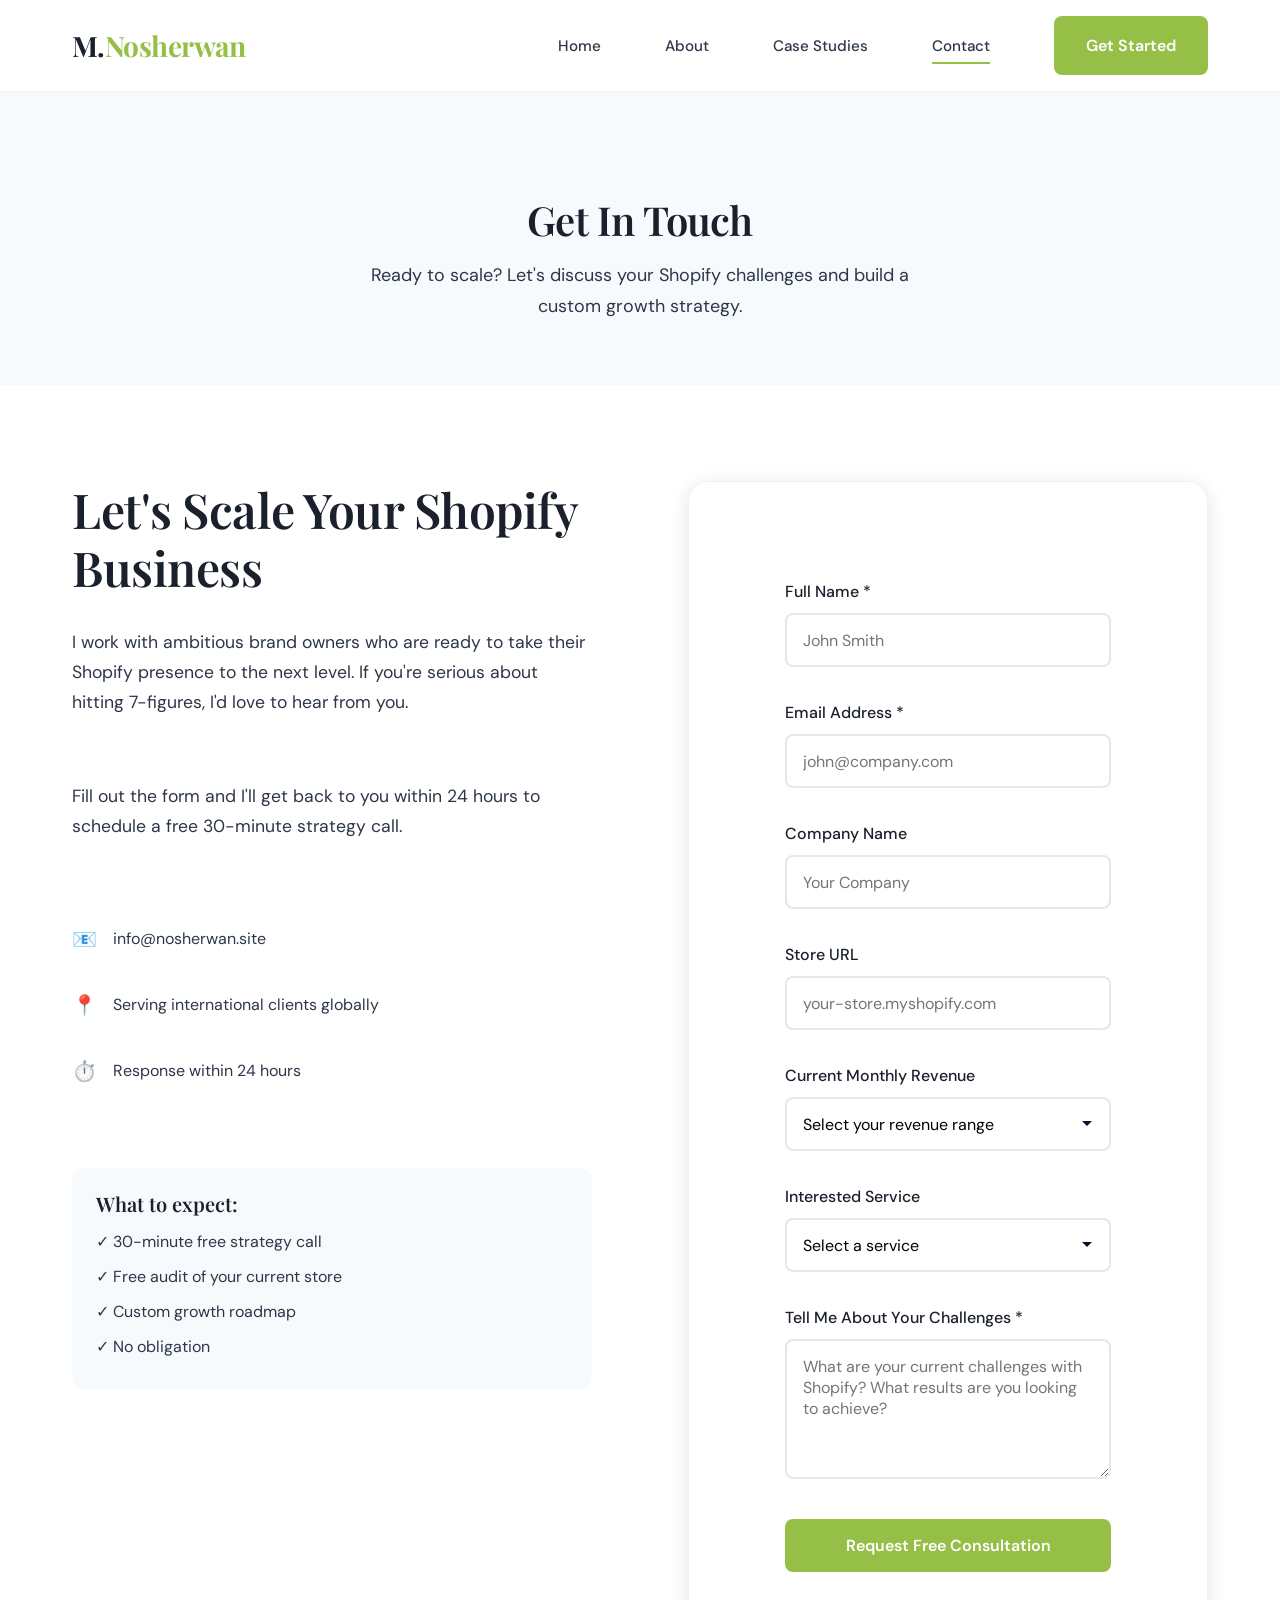
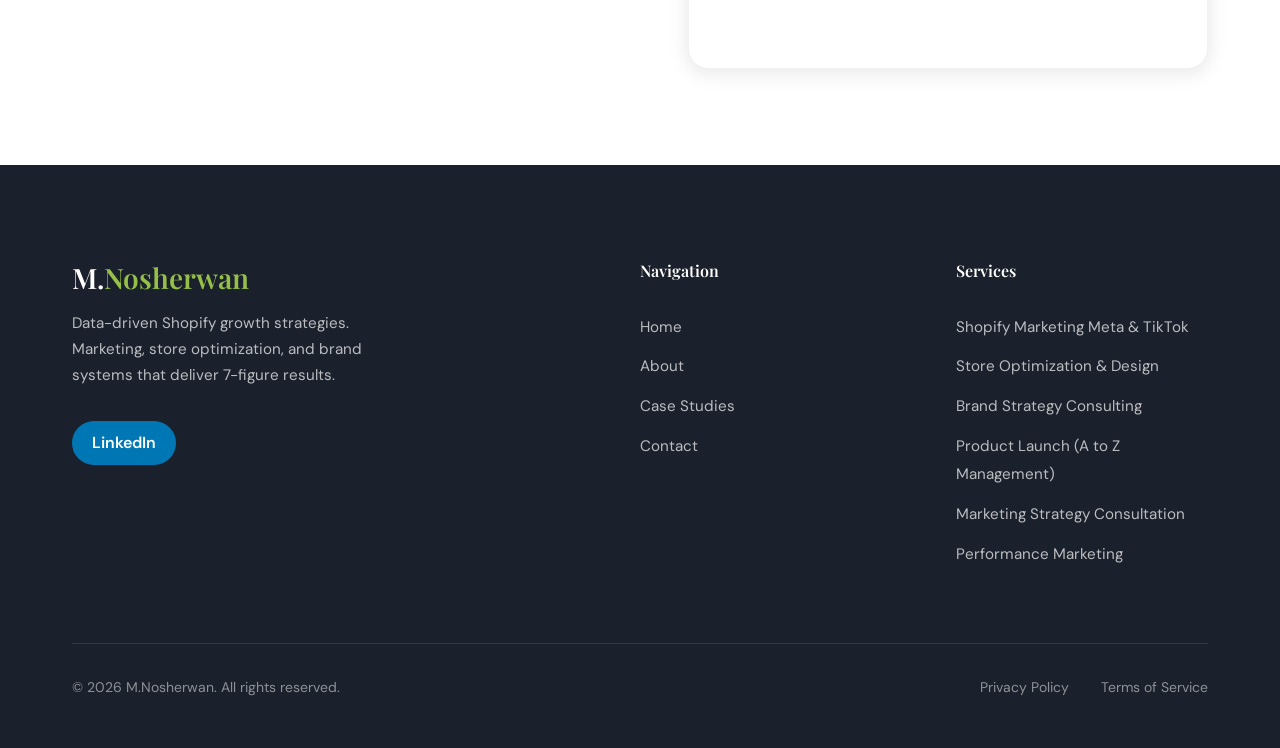
<file: contact.html>
<!DOCTYPE html>
<html lang="en">
<head>
  <meta charset="UTF-8">
  <meta name="viewport" content="width=device-width, initial-scale=1.0">
  <meta name="description" content="Book a consultation to scale your Shopify business. Get a free audit and custom growth strategy.">
  <title>Contact | M.Nosherwan - Book Your Consultation</title>
  <link rel="stylesheet" href="styles.css">
</head>
<body>
  <!-- Navigation -->
  <nav class="nav">
    <div class="container">
      <div class="nav__inner">
        <a href="index.html" class="nav__logo">M.<span>Nosherwan</span></a>
        <ul class="nav__links">
          <li><a href="index.html" class="nav__link">Home</a></li>
          <li><a href="about.html" class="nav__link">About</a></li>
          <li><a href="case-studies.html" class="nav__link">Case Studies</a></li>
          <li><a href="contact.html" class="nav__link active">Contact</a></li>
          <li><a href="contact.html" class="btn btn--primary nav__cta">Get Started</a></li>
        </ul>
        <button class="nav__mobile-toggle" aria-label="Toggle menu">
          <span></span>
          <span></span>
          <span></span>
        </button>
      </div>
    </div>
  </nav>

  <!-- Page Header -->
  <header class="page-header">
    <div class="container">
      <h1 class="hidden-element">Get In Touch</h1>
      <p class="hidden-element hidden-element--fade">Ready to scale? Let's discuss your Shopify challenges and build a custom growth strategy.</p>
    </div>
  </header>

  <!-- Contact Page -->
  <section class="contact-page">
    <div class="container">
      <div class="contact-page__wrapper">
        <div class="contact-page__info hidden-element hidden-element--left">
          <h2>Let's Scale Your Shopify Business</h2>
          <p>I work with ambitious brand owners who are ready to take their Shopify presence to the next level. If you're serious about hitting 7-figures, I'd love to hear from you.</p>
          <p>Fill out the form and I'll get back to you within 24 hours to schedule a free 30-minute strategy call.</p>
          
          <ul class="contact-page__details">
            <li><span>📧</span> info@nosherwan.site</li>
            <li><span>📍</span> Serving international clients globally</li>
            <li><span>⏱️</span> Response within 24 hours</li>
          </ul>

          <div style="margin-top: 2rem; padding: 1.5rem; background: var(--bg-secondary); border-radius: 12px;">
            <h4 style="margin-bottom: 0.5rem;">What to expect:</h4>
            <ul style="list-style: none; padding: 0;">
              <li style="padding: 0.25rem 0;">✓ 30-minute free strategy call</li>
              <li style="padding: 0.25rem 0;">✓ Free audit of your current store</li>
              <li style="padding: 0.25rem 0;">✓ Custom growth roadmap</li>
              <li style="padding: 0.25rem 0;">✓ No obligation</li>
            </ul>
          </div>
        </div>

        <div class="contact-page__form-container hidden-element hidden-element--right">
          <form>
            <div class="form-group">
              <label for="name">Full Name *</label>
              <input type="text" id="name" name="name" placeholder="John Smith" required>
            </div>
            <div class="form-group">
              <label for="email">Email Address *</label>
              <input type="email" id="email" name="email" placeholder="john@company.com" required>
            </div>
            <div class="form-group">
              <label for="company">Company Name</label>
              <input type="text" id="company" name="company" placeholder="Your Company">
            </div>
            <div class="form-group">
              <label for="store_url">Store URL</label>
              <input type="text" id="store_url" name="store_url" placeholder="your-store.myshopify.com">
            </div>
            <div class="form-group">
              <label for="revenue">Current Monthly Revenue</label>
              <select id="revenue" name="revenue">
                <option value="">Select your revenue range</option>
                <option value="0-10k">Under $10K</option>
                <option value="10k-50k">$10K - $50K</option>
                <option value="50k-100k">$50K - $100K</option>
                <option value="100k-500k">$100K - $500K</option>
                <option value="500k-1m">$500K - $1M</option>
                <option value="1m+">$1M+</option>
              </select>
            </div>
            <div class="form-group">
              <label for="service">Interested Service</label>
              <select id="service" name="service">
                <option value="">Select a service</option>
                <option value="marketing">Shopify Marketing Meta & TikTok</option>
                <option value="optimization">Store Optimization & Design</option>
                <option value="consulting">Brand Strategy Consulting</option>
                <option value="launch">Product Launch (A to Z Management)</option>
                <option value="strategy">Marketing Strategy Consultation</option>
                <option value="performance">Performance Marketing</option>
                <option value="other">Other</option>
              </select>
            </div>
            <div class="form-group">
              <label for="message">Tell Me About Your Challenges *</label>
              <textarea id="message" name="message" placeholder="What are your current challenges with Shopify? What results are you looking to achieve?" required></textarea>
            </div>
            <button type="submit" class="btn btn--primary" style="width: 100%;">Request Free Consultation</button>
          </form>
        </div>
      </div>
    </div>
  </section>

  <!-- Footer -->
  <footer class="footer">
    <div class="container">
      <div class="footer__grid">
        <div class="footer__brand">
          <h3>M.<span>Nosherwan</span></h3>
          <p>Data-driven Shopify growth strategies. Marketing, store optimization, and brand systems that deliver 7-figure results.</p>
          <div class="footer__social">
            <a href="https://www.linkedin.com/in/m-nosherwan-861ab5247/" class="btn-linkedin" aria-label="LinkedIn">LinkedIn</a>
          </div>
        </div>
        <div class="footer__column collapsed">
          <h4 class="footer__title">Navigation</h4>
          <ul class="footer__links">
            <li><a href="index.html">Home</a></li>
            <li><a href="about.html">About</a></li>
            <li><a href="case-studies.html">Case Studies</a></li>
            <li><a href="contact.html">Contact</a></li>
          </ul>
        </div>
        <div class="footer__column collapsed">
          <h4 class="footer__title">Services</h4>
          <ul class="footer__links">
            <li><a href="contact.html">Shopify Marketing Meta & TikTok</a></li>
            <li><a href="contact.html">Store Optimization & Design</a></li>
            <li><a href="contact.html">Brand Strategy Consulting</a></li>
            <li><a href="contact.html">Product Launch (A to Z Management)</a></li>
            <li><a href="contact.html">Marketing Strategy Consultation</a></li>
            <li><a href="contact.html">Performance Marketing</a></li>
          </ul>
        </div>
      </div>
      <div class="footer__bottom">
        <p class="footer__copyright">© 2026 M.Nosherwan. All rights reserved.</p>
        <div class="footer__legal">
          <a href="privacy.html">Privacy Policy</a>
          <a href="terms.html">Terms of Service</a>
        </div>
      </div>
    </div>
  </footer>

  <script src="app.js"></script>
</body>
</html>
</file>
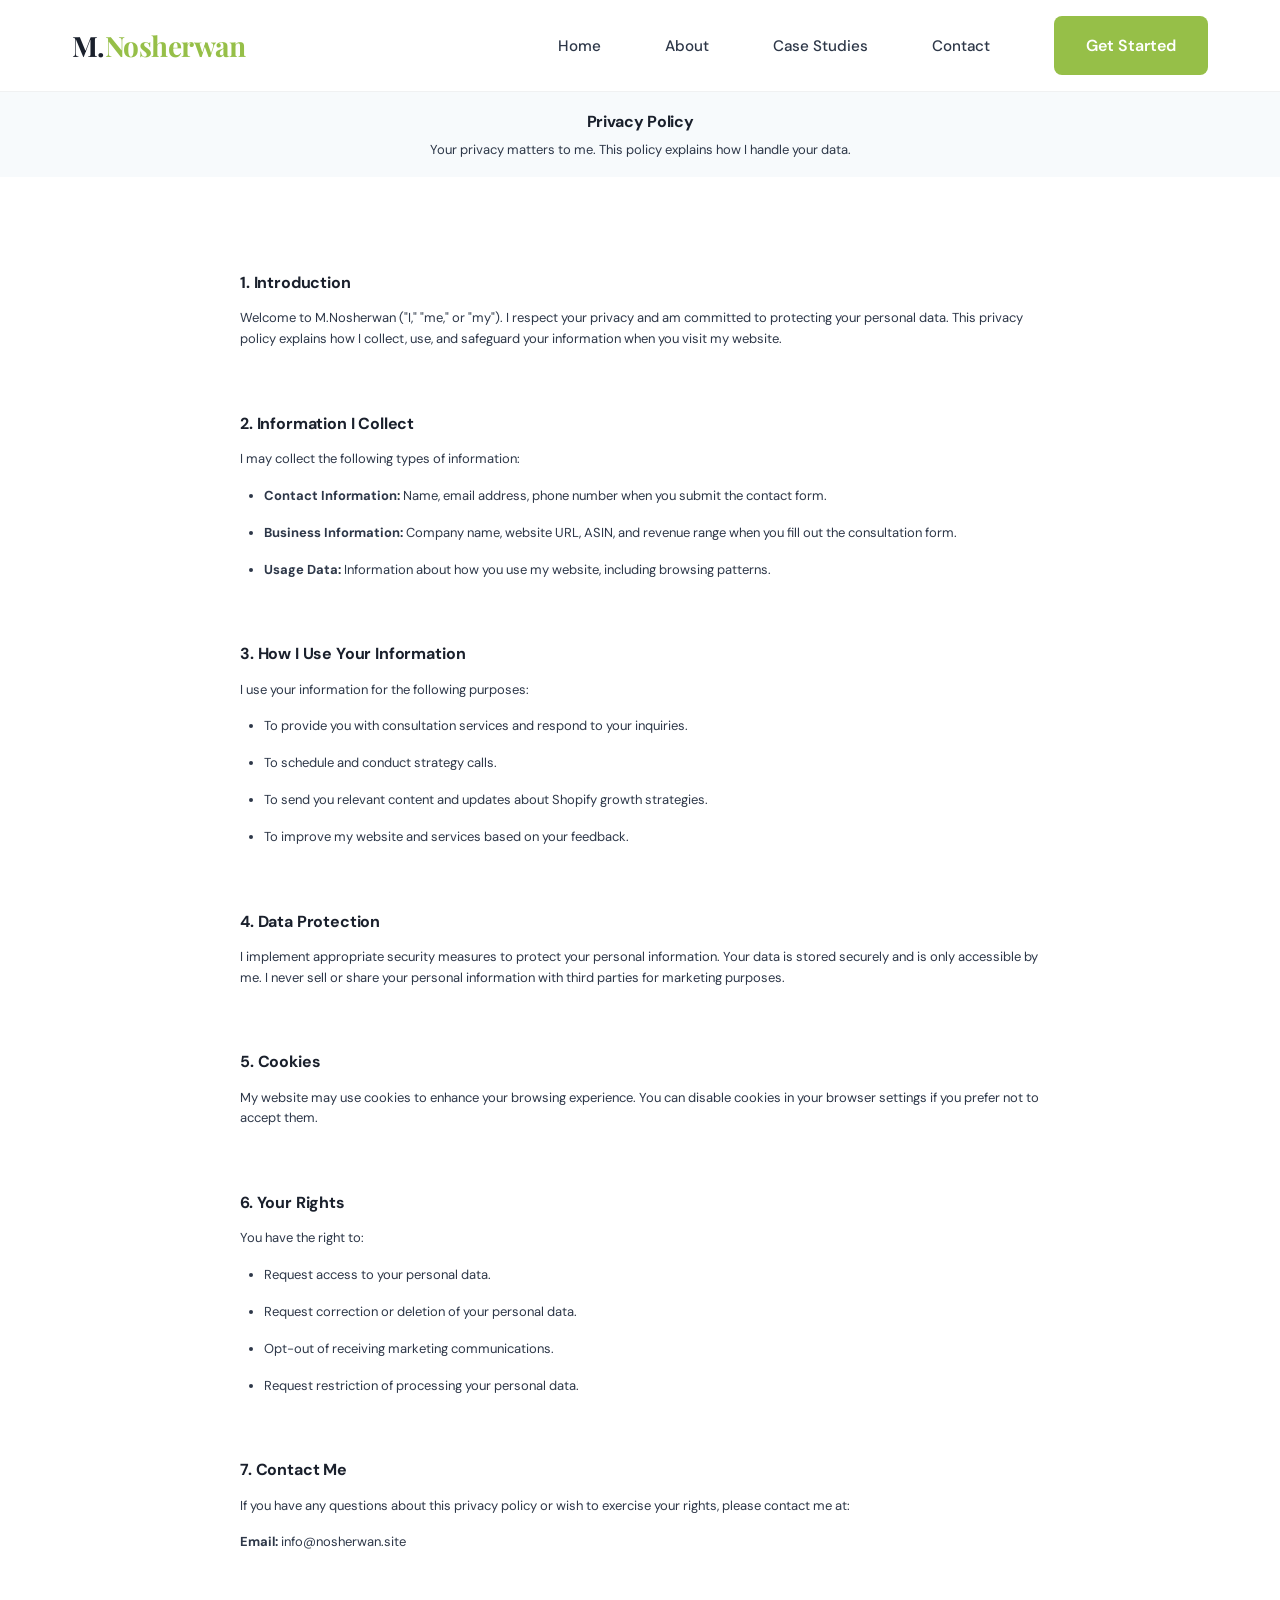
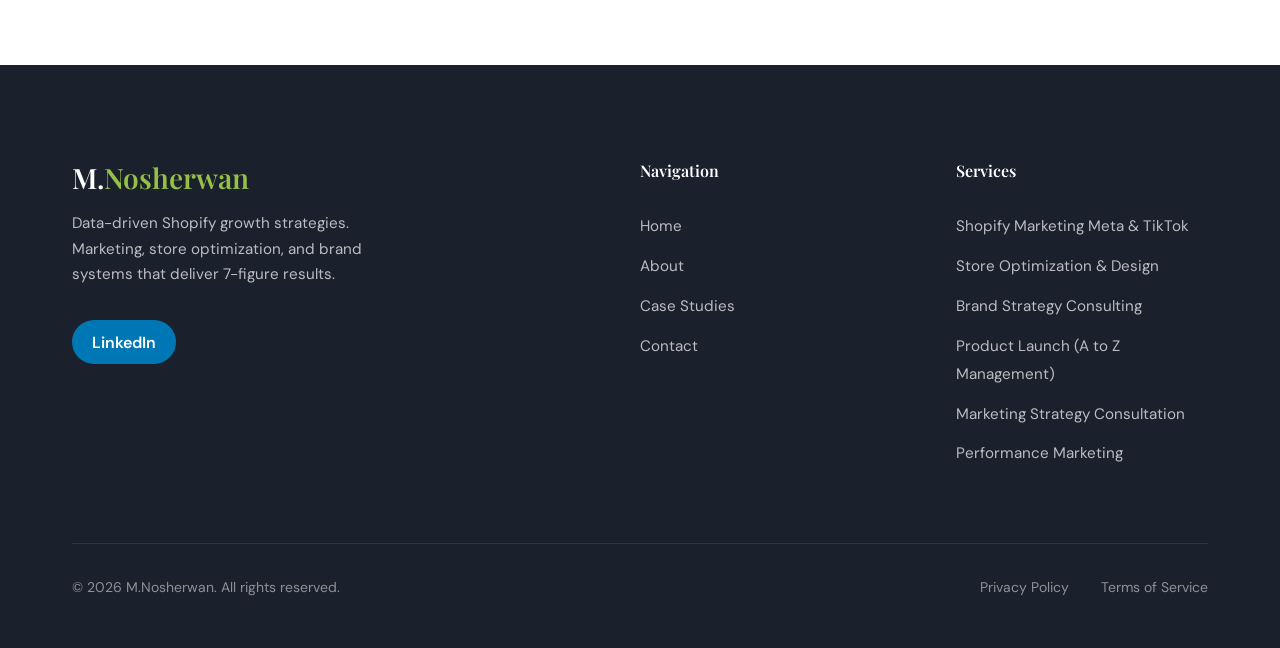
<file: privacy.html>
<!DOCTYPE html>
<html lang="en">
<head>
  <meta charset="UTF-8">
  <meta name="viewport" content="width=device-width, initial-scale=1.0">
  <meta name="description" content="Privacy Policy - M.Nosherwan">
  <title>Privacy Policy | M.Nosherwan</title>
  <link rel="stylesheet" href="styles.css">
</head>
<body class="legal-body">
  <!-- Navigation -->
  <nav class="nav">
    <div class="container">
      <div class="nav__inner">
        <a href="index.html" class="nav__logo">M.<span>Nosherwan</span></a>
        <ul class="nav__links">
          <li><a href="index.html" class="nav__link">Home</a></li>
          <li><a href="about.html" class="nav__link">About</a></li>
          <li><a href="case-studies.html" class="nav__link">Case Studies</a></li>
          <li><a href="contact.html" class="nav__link">Contact</a></li>
          <li><a href="contact.html" class="btn btn--primary nav__cta">Get Started</a></li>
        </ul>
        <button class="nav__mobile-toggle" aria-label="Toggle menu">
          <span></span>
          <span></span>
          <span></span>
        </button>
      </div>
    </div>
  </nav>

  <!-- Page Header -->
  <header class="page-header">
    <div class="container">
      <h1 class="hidden-element">Privacy Policy</h1>
      <p class="hidden-element hidden-element--fade">Your privacy matters to me. This policy explains how I handle your data.</p>
    </div>
  </header>

  <!-- Legal Content -->
  <section class="legal-page">
    <div class="container">
      <div class="legal-page__content">
        <h2>1. Introduction</h2>
        <p>Welcome to M.Nosherwan ("I," "me," or "my"). I respect your privacy and am committed to protecting your personal data. This privacy policy explains how I collect, use, and safeguard your information when you visit my website.</p>

        <h2>2. Information I Collect</h2>
        <p>I may collect the following types of information:</p>
        <ul>
          <li><strong>Contact Information:</strong> Name, email address, phone number when you submit the contact form.</li>
          <li><strong>Business Information:</strong> Company name, website URL, ASIN, and revenue range when you fill out the consultation form.</li>
          <li><strong>Usage Data:</strong> Information about how you use my website, including browsing patterns.</li>
        </ul>

        <h2>3. How I Use Your Information</h2>
        <p>I use your information for the following purposes:</p>
        <ul>
          <li>To provide you with consultation services and respond to your inquiries.</li>
          <li>To schedule and conduct strategy calls.</li>
          <li>To send you relevant content and updates about Shopify growth strategies.</li>
          <li>To improve my website and services based on your feedback.</li>
        </ul>

        <h2>4. Data Protection</h2>
        <p>I implement appropriate security measures to protect your personal information. Your data is stored securely and is only accessible by me. I never sell or share your personal information with third parties for marketing purposes.</p>

        <h2>5. Cookies</h2>
        <p>My website may use cookies to enhance your browsing experience. You can disable cookies in your browser settings if you prefer not to accept them.</p>

        <h2>6. Your Rights</h2>
        <p>You have the right to:</p>
        <ul>
          <li>Request access to your personal data.</li>
          <li>Request correction or deletion of your personal data.</li>
          <li>Opt-out of receiving marketing communications.</li>
          <li>Request restriction of processing your personal data.</li>
        </ul>

        <h2>7. Contact Me</h2>
        <p>If you have any questions about this privacy policy or wish to exercise your rights, please contact me at:</p>
        <p><strong>Email:</strong> info@nosherwan.site</p>
      </div>
    </div>
  </section>

  <!-- Footer -->
  <footer class="footer">
    <div class="container">
      <div class="footer__grid">
        <div class="footer__brand">
          <h3>M.<span>Nosherwan</span></h3>
          <p>Data-driven Shopify growth strategies. Marketing, store optimization, and brand systems that deliver 7-figure results.</p>
          <div class="footer__social">
            <a href="https://www.linkedin.com/in/m-nosherwan-861ab5247/" class="btn-linkedin" aria-label="LinkedIn">LinkedIn</a>
          </div>
        </div>
        <div class="footer__column collapsed">
          <h4 class="footer__title">Navigation</h4>
          <ul class="footer__links">
            <li><a href="index.html">Home</a></li>
            <li><a href="about.html">About</a></li>
            <li><a href="case-studies.html">Case Studies</a></li>
            <li><a href="contact.html">Contact</a></li>
          </ul>
        </div>
        <div class="footer__column collapsed">
          <h4 class="footer__title">Services</h4>
          <ul class="footer__links">
            <li><a href="contact.html">Shopify Marketing Meta & TikTok</a></li>
            <li><a href="contact.html">Store Optimization & Design</a></li>
            <li><a href="contact.html">Brand Strategy Consulting</a></li>
            <li><a href="contact.html">Product Launch (A to Z Management)</a></li>
            <li><a href="contact.html">Marketing Strategy Consultation</a></li>
            <li><a href="contact.html">Performance Marketing</a></li>
          </ul>
        </div>
      </div>
      <div class="footer__bottom">
        <p class="footer__copyright">© 2026 M.Nosherwan. All rights reserved.</p>
        <div class="footer__legal">
          <a href="privacy.html">Privacy Policy</a>
          <a href="terms.html">Terms of Service</a>
        </div>
      </div>
    </div>
  </footer>

  <script src="app.js"></script>
</body>
</html>
</file>
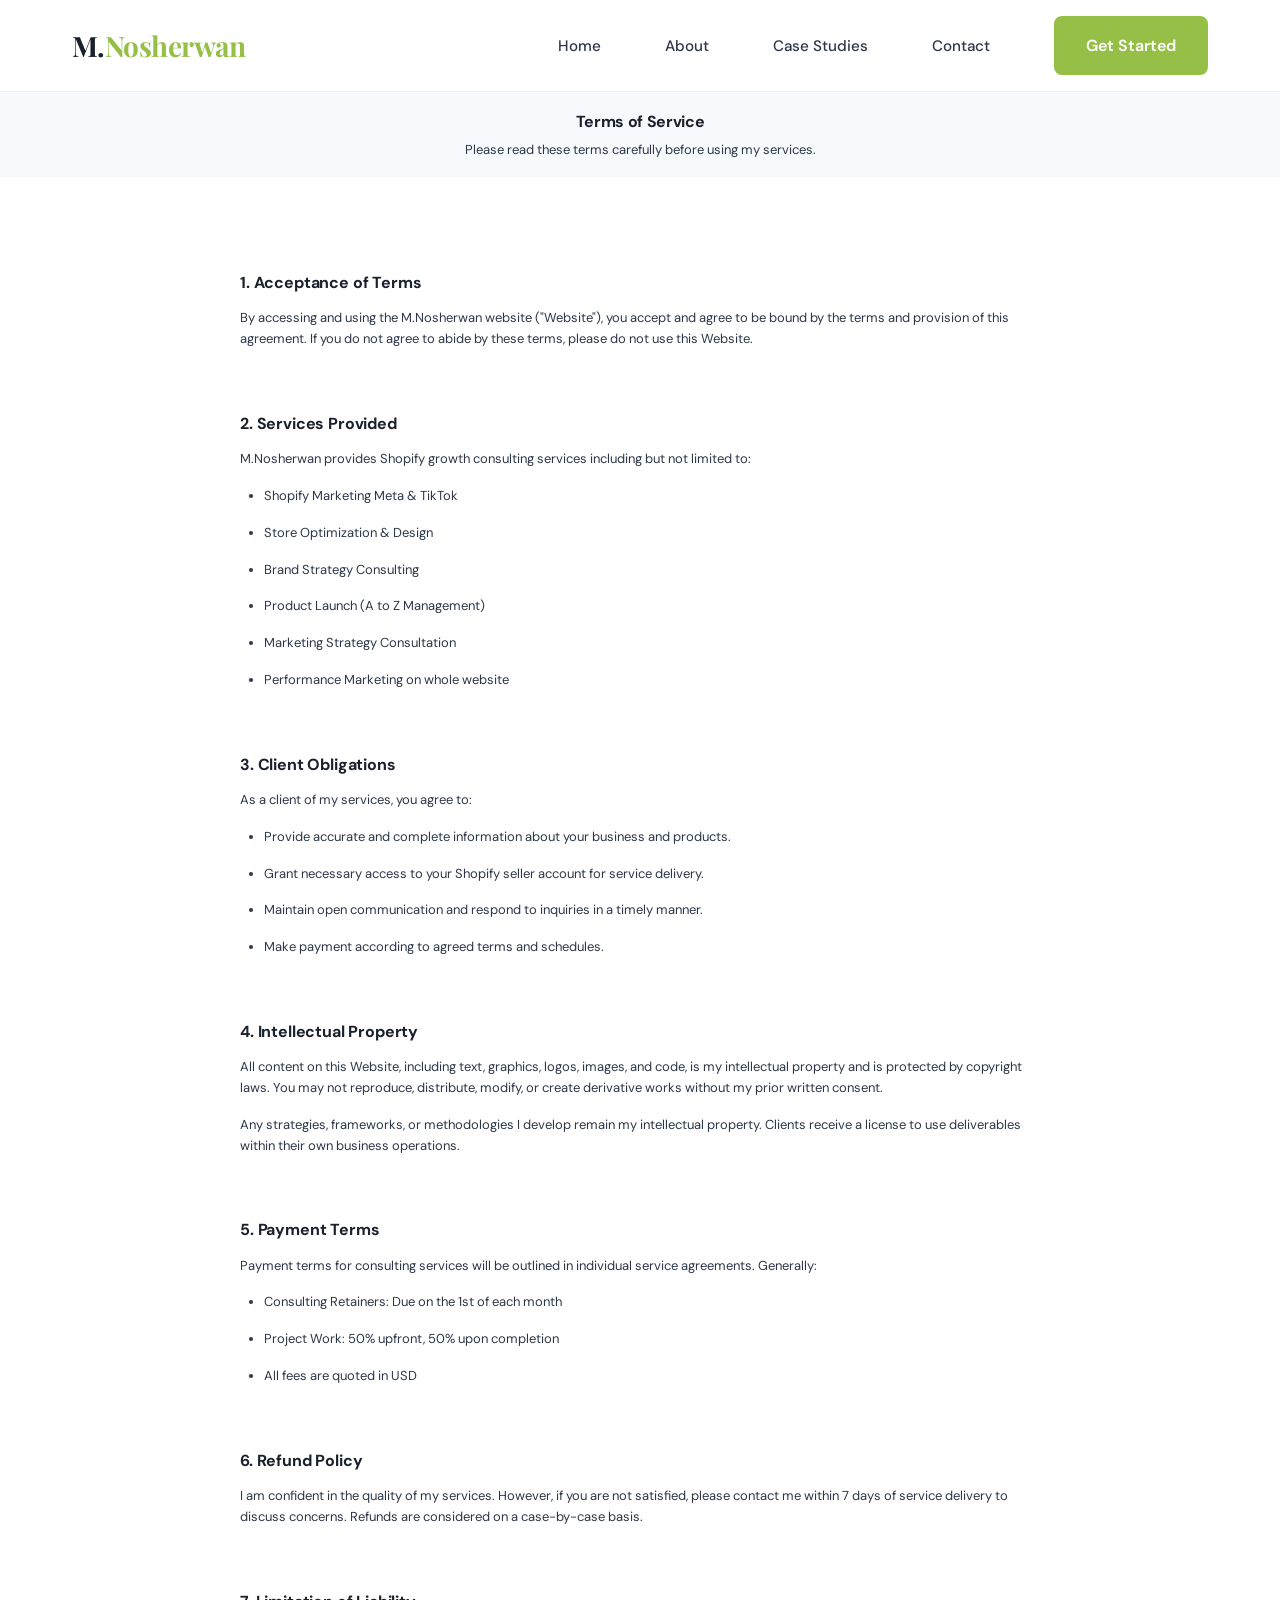
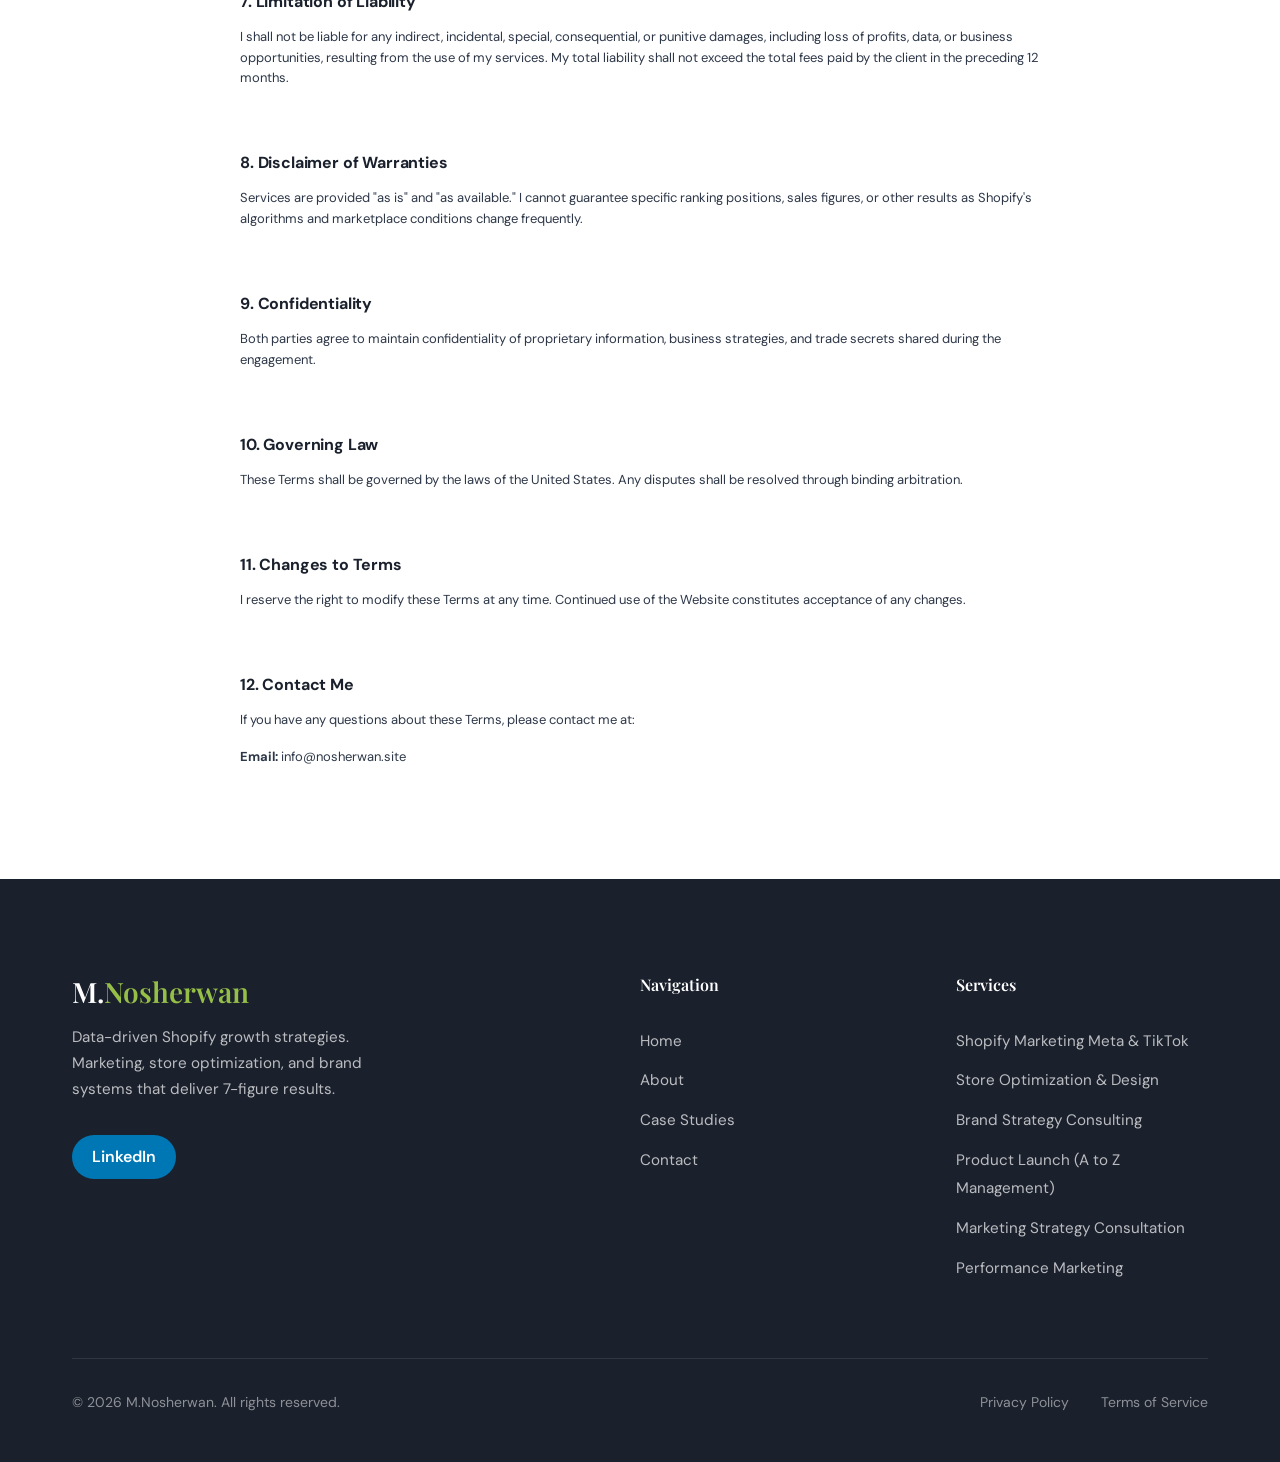
<file: terms.html>
<!DOCTYPE html>
<html lang="en">
<head>
  <meta charset="UTF-8">
  <meta name="viewport" content="width=device-width, initial-scale=1.0">
  <meta name="description" content="Terms of Service - M.Nosherwan">
  <title>Terms of Service | M.Nosherwan</title>
  <link rel="stylesheet" href="styles.css">
</head>
<body class="legal-body">
  <!-- Navigation -->
  <nav class="nav">
    <div class="container">
      <div class="nav__inner">
        <a href="index.html" class="nav__logo">M.<span>Nosherwan</span></a>
        <ul class="nav__links">
          <li><a href="index.html" class="nav__link">Home</a></li>
          <li><a href="about.html" class="nav__link">About</a></li>
          <li><a href="case-studies.html" class="nav__link">Case Studies</a></li>
          <li><a href="contact.html" class="nav__link">Contact</a></li>
          <li><a href="contact.html" class="btn btn--primary nav__cta">Get Started</a></li>
        </ul>
        <button class="nav__mobile-toggle" aria-label="Toggle menu">
          <span></span>
          <span></span>
          <span></span>
        </button>
      </div>
    </div>
  </nav>

  <!-- Page Header -->
  <header class="page-header">
    <div class="container">
      <h1 class="hidden-element">Terms of Service</h1>
      <p class="hidden-element hidden-element--fade">Please read these terms carefully before using my services.</p>
    </div>
  </header>

  <!-- Legal Content -->
  <section class="legal-page">
    <div class="container">
      <div class="legal-page__content">
        <h2>1. Acceptance of Terms</h2>
        <p>By accessing and using the M.Nosherwan website ("Website"), you accept and agree to be bound by the terms and provision of this agreement. If you do not agree to abide by these terms, please do not use this Website.</p>

        <h2>2. Services Provided</h2>
        <p>M.Nosherwan provides Shopify growth consulting services including but not limited to:</p>
        <ul>
          <li>Shopify Marketing Meta & TikTok</li>
          <li>Store Optimization & Design</li>
          <li>Brand Strategy Consulting</li>
          <li>Product Launch (A to Z Management)</li>
          <li>Marketing Strategy Consultation</li>
          <li>Performance Marketing on whole website</li>
        </ul>

        <h2>3. Client Obligations</h2>
        <p>As a client of my services, you agree to:</p>
        <ul>
          <li>Provide accurate and complete information about your business and products.</li>
          <li>Grant necessary access to your Shopify seller account for service delivery.</li>
          <li>Maintain open communication and respond to inquiries in a timely manner.</li>
          <li>Make payment according to agreed terms and schedules.</li>
        </ul>

        <h2>4. Intellectual Property</h2>
        <p>All content on this Website, including text, graphics, logos, images, and code, is my intellectual property and is protected by copyright laws. You may not reproduce, distribute, modify, or create derivative works without my prior written consent.</p>
        <p>Any strategies, frameworks, or methodologies I develop remain my intellectual property. Clients receive a license to use deliverables within their own business operations.</p>

        <h2>5. Payment Terms</h2>
        <p>Payment terms for consulting services will be outlined in individual service agreements. Generally:</p>
        <ul>
          <li>Consulting Retainers: Due on the 1st of each month</li>
          <li>Project Work: 50% upfront, 50% upon completion</li>
          <li>All fees are quoted in USD</li>
        </ul>

        <h2>6. Refund Policy</h2>
        <p>I am confident in the quality of my services. However, if you are not satisfied, please contact me within 7 days of service delivery to discuss concerns. Refunds are considered on a case-by-case basis.</p>

        <h2>7. Limitation of Liability</h2>
        <p>I shall not be liable for any indirect, incidental, special, consequential, or punitive damages, including loss of profits, data, or business opportunities, resulting from the use of my services. My total liability shall not exceed the total fees paid by the client in the preceding 12 months.</p>

        <h2>8. Disclaimer of Warranties</h2>
        <p>Services are provided "as is" and "as available." I cannot guarantee specific ranking positions, sales figures, or other results as Shopify's algorithms and marketplace conditions change frequently.</p>

        <h2>9. Confidentiality</h2>
        <p>Both parties agree to maintain confidentiality of proprietary information, business strategies, and trade secrets shared during the engagement.</p>

        <h2>10. Governing Law</h2>
        <p>These Terms shall be governed by the laws of the United States. Any disputes shall be resolved through binding arbitration.</p>

        <h2>11. Changes to Terms</h2>
        <p>I reserve the right to modify these Terms at any time. Continued use of the Website constitutes acceptance of any changes.</p>

        <h2>12. Contact Me</h2>
        <p>If you have any questions about these Terms, please contact me at:</p>
        <p><strong>Email:</strong> info@nosherwan.site</p>
      </div>
    </div>
  </section>

  <!-- Footer -->
  <footer class="footer">
    <div class="container">
      <div class="footer__grid">
        <div class="footer__brand">
          <h3>M.<span>Nosherwan</span></h3>
          <p>Data-driven Shopify growth strategies. Marketing, store optimization, and brand systems that deliver 7-figure results.</p>
          <div class="footer__social">
            <a href="https://www.linkedin.com/in/m-nosherwan-861ab5247/" class="btn-linkedin" aria-label="LinkedIn">LinkedIn</a>
          </div>
        </div>
        <div class="footer__column collapsed">
          <h4 class="footer__title">Navigation</h4>
          <ul class="footer__links">
            <li><a href="index.html">Home</a></li>
            <li><a href="about.html">About</a></li>
            <li><a href="case-studies.html">Case Studies</a></li>
            <li><a href="contact.html">Contact</a></li>
          </ul>
        </div>
        <div class="footer__column collapsed">
          <h4 class="footer__title">Services</h4>
          <ul class="footer__links">
            <li><a href="contact.html">Shopify Marketing Meta & TikTok</a></li>
            <li><a href="contact.html">Store Optimization & Design</a></li>
            <li><a href="contact.html">Brand Strategy Consulting</a></li>
            <li><a href="contact.html">Product Launch (A to Z Management)</a></li>
            <li><a href="contact.html">Marketing Strategy Consultation</a></li>
            <li><a href="contact.html">Performance Marketing</a></li>
          </ul>
        </div>
      </div>
      <div class="footer__bottom">
        <p class="footer__copyright">© 2026 M.Nosherwan. All rights reserved.</p>
        <div class="footer__legal">
          <a href="privacy.html">Privacy Policy</a>
          <a href="terms.html">Terms of Service</a>
        </div>
      </div>
    </div>
  </footer>

  <script src="app.js"></script>
</body>
</html>
</file>
<file: styles.css>
/* ========================================
   SHOPIFY GROWTH SPECIALIST PORTFOLIO
   Premium Design System v1.0
   ======================================== */

@import url('https://fonts.googleapis.com/css2?family=Playfair+Display:wght@400;500;600;700&family=DM+Sans:wght@400;500;600;700&display=swap');

:root {
  /* Colors */
  --bg-primary: #FFFFFF;
  --bg-secondary: #F7FAFC;
  --text-primary: #1A202C;
  --text-secondary: #2D3748;
  --accent-action: #96BF48;
  --accent-secondary: #232F3E;
  
  /* Typography */
  --font-heading: 'Playfair Display', Georgia, serif;
  --font-body: 'DM Sans', -apple-system, BlinkMacSystemFont, sans-serif;
  
  /* Spacing */
  --space-xs: 0.5rem;
  --space-sm: 1rem;
  --space-md: 2rem;
  --space-lg: 4rem;
  --space-xl: 6rem;
  --space-2xl: 8rem;
  
  /* Transitions */
  --transition-fast: 0.2s ease;
  --transition-smooth: 0.4s cubic-bezier(0.25, 0.8, 0.25, 1);
  --transition-bounce: 0.6s cubic-bezier(0.25, 0.8, 0.25, 1);
  
  /* Shadows */
  --shadow-sm: 0 2px 8px rgba(11, 19, 43, 0.06);
  --shadow-md: 0 4px 20px rgba(11, 19, 43, 0.1);
  --shadow-lg: 0 8px 40px rgba(11, 19, 43, 0.14);
  --shadow-glow: 0 0 40px rgba(150, 191, 72, 0.25);
}

/* Reset & Base */
*, *::before, *::after {
  box-sizing: border-box;
  margin: 0;
  padding: 0;
}

html {
  scroll-behavior: smooth;
  -webkit-font-smoothing: antialiased;
  -moz-osx-font-smoothing: grayscale;
}

body {
  font-family: var(--font-body);
  font-size: 16px;
  line-height: 1.7;
  color: var(--text-secondary);
  background-color: var(--bg-primary);
  overflow-x: hidden;
}

/* Typography */
h1, h2, h3, h4, h5, h6 {
  font-family: var(--font-heading);
  color: var(--text-primary);
  font-weight: 600;
  line-height: 1.2;
}

h1 { font-size: clamp(2.5rem, 5.5vw, 4.5rem); letter-spacing: -0.02em; }
h2 { font-size: clamp(2rem, 4vw, 3rem); letter-spacing: -0.01em; }
h3 { font-size: clamp(1.5rem, 2.5vw, 2rem); }
h4 { font-size: 1.25rem; }

p { margin-bottom: 1rem; }

p:last-child { margin-bottom: 0; }

a {
  color: var(--accent-action);
  text-decoration: none;
  transition: color var(--transition-fast);
  cursor: none;
}

a:hover { color: var(--text-primary); }

img {
  max-width: 100%;
  height: auto;
  display: block;
}

/* Layout */
.container {
  width: 100%;
  max-width: 1200px;
  margin: 0 auto;
  padding: 0 var(--space-md);
}

.section {
  padding: var(--space-xl) 0;
}

.section--alt { background-color: var(--bg-secondary); }

.section--dark {
  background: var(--text-primary);
  color: white;
}

.section--dark h2,
.section--dark h3 {
  color: white;
}

/* Navigation */
.nav {
  position: fixed;
  top: 0;
  left: 0;
  right: 0;
  z-index: 1000;
  background: rgba(255, 255, 255, 0.92);
  backdrop-filter: blur(20px);
  border-bottom: 1px solid rgba(11, 19, 43, 0.06);
  transition: all var(--transition-smooth);
}

.nav.scrolled {
  background: rgba(255, 255, 255, 0.98);
  box-shadow: var(--shadow-sm);
}

.nav__inner {
  display: flex;
  justify-content: center; /* Center the links */
  align-items: center;
  padding: 1rem 0;
  position: relative;
}

.nav__logo {
  font-family: var(--font-heading);
  font-size: 1.75rem;
  font-weight: 700;
  color: var(--text-primary);
  letter-spacing: -0.02em;
  margin-right: auto; /* Push links to center */
}

.nav__logo span { 
  color: var(--accent-action); 
}

.nav__links {
  display: flex;
  gap: var(--space-lg);
  list-style: none;
  align-items: center;
}

.nav__link {
  color: var(--text-secondary);
  font-weight: 500;
  font-size: 0.95rem;
  position: relative;
  padding: 0.5rem 0;
}

.nav__link::after {
  content: '';
  position: absolute;
  bottom: 0;
  left: 0;
  width: 0;
  height: 2px;
  background: var(--accent-action);
  transition: width var(--transition-smooth);
}

.nav__link:hover::after,
.nav__link.active::after { width: 100%; }

.nav__cta {
  display: none;
}

@media (min-width: 768px) {
  .nav__cta { 
    display: block;
    margin-left: auto; /* Push links to center from the other side */
  }
}

/* Mobile Menu */
.nav__mobile-toggle {
  display: none;
  background: none;
  border: none;
  cursor: pointer;
  padding: var(--space-xs);
  z-index: 1001;
}

.nav__mobile-toggle span {
  display: block;
  width: 26px;
  height: 2px;
  background: var(--text-primary);
  margin: 6px 0;
  transition: var(--transition-fast);
}

.nav__mobile-toggle.active span:nth-child(1) {
  transform: rotate(45deg) translate(5px, 5px);
}

.nav__mobile-toggle.active span:nth-child(2) {
  opacity: 0;
}

.nav__mobile-toggle.active span:nth-child(3) {
  transform: rotate(-45deg) translate(5px, -5px);
}

@media (max-width: 767px) {
  /* Navigation */
  .nav__inner {
    padding: 0.75rem 0;
    position: relative;
    display: flex;
    justify-content: center;
    align-items: center;
  }
  
  .nav__logo {
    font-size: 1.35rem;
    margin: 0 auto;
    text-align: center;
  }
  
  /* Show mobile toggle */
  .nav__mobile-toggle { 
    display: flex !important;
    flex-direction: column !important;
    justify-content: center !important;
    align-items: center !important;
    width: 40px !important;
    height: 40px !important;
    background: rgba(11, 19, 43, 0.05) !important; /* Very subtle background to show button area */
    border: 1px solid rgba(11, 19, 43, 0.1) !important;
    border-radius: 50% !important;
    cursor: pointer !important;
    z-index: 1002 !important;
    position: absolute !important;
    right: 1rem !important;
    top: 50% !important;
    transform: translateY(-50%) !important;
  }
  
  .nav__mobile-toggle span {
    display: block !important;
    width: 22px !important;
    height: 2.5px !important;
    background-color: var(--text-primary) !important;
    margin: 3px 0 !important;
    transition: all 0.3s ease !important;
    border-radius: 2px !important;
    position: relative !important;
    opacity: 1 !important;
    visibility: visible !important;
  }
  
  .nav__mobile-toggle.active span:nth-child(1) {
    transform: translate(-50%, -50%) rotate(45deg) !important;
    position: absolute !important;
    top: 50% !important;
    left: 50% !important;
    margin: 0 !important;
  }
  
  .nav__mobile-toggle.active span:nth-child(2) {
    opacity: 0 !important;
  }
  
  .nav__mobile-toggle.active span:nth-child(3) {
    transform: translate(-50%, -50%) rotate(-45deg) !important;
    position: absolute !important;
    top: 50% !important;
    left: 50% !important;
    margin: 0 !important;
  }
  
  /* Mobile Navigation Links */
  .nav__links {
    display: flex !important;
    position: fixed !important;
    top: 0 !important;
    left: 0 !important;
    right: 0 !important;
    bottom: 0 !important;
    width: 100% !important;
    height: 100vh !important;
    background: linear-gradient(180deg, var(--bg-primary) 0%, var(--bg-secondary) 100%) !important;
    flex-direction: column !important;
    justify-content: center !important;
    align-items: center !important;
    padding: 100px 2rem 3rem !important;
    gap: 0 !important;
    transform: translateX(100%) !important;
    opacity: 0 !important;
    pointer-events: none !important;
    transition: all 0.4s ease !important;
    z-index: 1000 !important;
    overflow-y: auto !important;
  }
  
  .nav__links.open {
    transform: translateX(0) !important;
    opacity: 1 !important;
    pointer-events: all !important;
  }
  
  .nav__links li {
    width: 100%;
    max-width: 300px;
    text-align: center;
    border-bottom: 1px solid rgba(11, 19, 43, 0.1);
    list-style: none;
  }
  
  .nav__links li:last-child {
    border-bottom: none;
  }
  
  .nav__link {
    display: block;
    font-size: 1.5rem;
    font-weight: 600;
    color: var(--text-primary);
    padding: 1.25rem 0;
    width: 100%;
    text-decoration: none;
    transition: color 0.2s;
  }
  
  .nav__link:hover {
    color: var(--accent-action);
  }
  
  .nav__link::after {
    display: none;
  }
  
  .nav__links .nav__cta {
    display: inline-flex !important;
    margin-top: 1.5rem;
    width: 100%;
    max-width: 280px;
    justify-content: center;
    text-decoration: none;
  }
}

/* Buttons */
.btn {
  display: inline-flex;
  align-items: center;
  justify-content: center;
  padding: 1rem 2rem;
  font-family: var(--font-body);
  font-size: 1rem;
  font-weight: 600;
  border: none;
  border-radius: 8px;
  cursor: pointer;
  transition: all 0.3s cubic-bezier(0.25, 0.8, 0.25, 1);
  position: relative;
  overflow: hidden;
}

.btn::before {
  content: '';
  position: absolute;
  top: 0;
  left: 0;
  right: 0;
  bottom: 0;
  background: linear-gradient(45deg, transparent 40%, rgba(255,255,255,0.2) 50%, transparent 60%);
  transform: translateX(-100%);
  transition: transform 0.6s;
}

.btn:hover::before {
  transform: translateX(100%);
}

.btn--primary {
  background: var(--accent-action);
  color: white;
}

.btn--primary:hover {
  transform: scale(1.03);
  box-shadow: var(--shadow-glow);
}

.btn--primary:active {
  transform: scale(0.98);
}

.btn--secondary {
  background: transparent;
  color: var(--text-primary);
  border: 2px solid var(--text-primary);
}

.btn--secondary:hover {
  background: var(--text-primary);
  color: white;
  transform: scale(1.03);
}

.btn--secondary:active {
  transform: scale(0.98);
}

/* Hero Section */
.hero {
  min-height: 100vh;
  display: flex;
  align-items: center;
  padding-top: 100px;
  background: linear-gradient(180deg, var(--bg-primary) 0%, var(--bg-secondary) 100%);
  position: relative;
  overflow: hidden;
}

.hero::before {
  content: '';
  position: absolute;
  top: -30%;
  right: -10%;
  width: 800px;
  height: 800px;
  background: radial-gradient(circle, rgba(255, 153, 0, 0.06) 0%, transparent 70%);
  border-radius: 50%;
}

.hero::after {
  content: '';
  position: absolute;
  bottom: 0;
  left: 0;
  right: 0;
  height: 150px;
  background: linear-gradient(to top, var(--bg-secondary), transparent);
}

.hero__content {
  max-width: 600px;
  position: relative;
  z-index: 1;
}

.hero__badge {
  display: inline-flex;
  align-items: center;
  gap: 0.5rem;
  padding: 0.5rem 1rem;
  background: rgba(255, 153, 0, 0.1);
  color: var(--accent-action);
  font-weight: 600;
  font-size: 0.85rem;
  border-radius: 50px;
  margin-bottom: var(--space-md);
  border: 1px solid rgba(255, 153, 0, 0.2);
}

.hero__badge::before {
  content: '★';
}

.hero__title {
  margin-bottom: var(--space-md);
  line-height: 1.1;
}

.hero__title .highlight {
  color: var(--accent-action);
  position: relative;
}

.hero__title .highlight::after {
  content: '';
  position: absolute;
  bottom: 5px;
  left: 0;
  right: 0;
  height: 8px;
  background: rgba(255, 153, 0, 0.2);
  z-index: -1;
}

.hero__subtitle {
  font-size: 1.25rem;
  color: var(--text-secondary);
  margin-bottom: var(--space-lg);
  max-width: 550px;
  line-height: 1.8;
}

.hero__ctas {
  display: flex;
  gap: var(--space-sm);
  flex-wrap: wrap;
}

/* Hero Visual Elements */
.hero > .container {
  display: flex;
  align-items: center;
  justify-content: space-between;
  width: 100%;
  position: relative;
  z-index: 1;
}

.hero__visuals {
  position: relative;
  width: 450px;
  height: 400px;
  display: none;
}

/* Mobile stats - hidden on desktop */
.hero__mobile-stats {
  display: none;
}

@media (min-width: 992px) {
  .hero__visuals {
    display: block;
  }
  
  .hero__mobile-stats {
    display: none;
  }
}

.hero__stat-card {
  position: absolute;
  background: white;
  padding: 1.25rem 1.5rem;
  border-radius: 12px;
  box-shadow: var(--shadow-md);
  z-index: 2;
}

.hero__stat-card--1 {
  top: 10%;
  right: 10%;
  animation: float 4s ease-in-out infinite;
}

.hero__stat-card--2 {
  top: 45%;
  right: 0;
  animation: float 4s ease-in-out infinite 0.5s;
}

.hero__stat-card--3 {
  bottom: 10%;
  right: 20%;
  animation: float 4s ease-in-out infinite 1s;
}

.hero__stat-card--4 {
  bottom: 40%;
  right: 35%;
  animation: float 4s ease-in-out infinite 1.5s;
}

.hero__stat-value {
  font-family: var(--font-heading);
  font-size: 1.75rem;
  font-weight: 700;
  color: var(--accent-action);
  line-height: 1;
}

.hero__stat-label {
  font-size: 1 rem;
  color: var(--text-secondary);
  margin-top: 0.25rem;
}

.hero__shape {
  position: absolute;
  border-radius: 50%;
  opacity: 0.6;
}

.hero__shape--1 {
  width: 120px;
  height: 120px;
  background: linear-gradient(135deg, rgba(255, 153, 0, 0.2) 0%, rgba(255, 153, 0, 0.05) 100%);
  top: 20%;
  right: 30%;
  animation: pulse 3s ease-in-out infinite;
}

.hero__shape--2 {
  width: 80px;
  height: 80px;
  background: linear-gradient(135deg, rgba(35, 47, 62, 0.1) 0%, rgba(35, 47, 62, 0.02) 100%);
  bottom: 30%;
  right: 10%;
  animation: pulse 3s ease-in-out infinite 0.5s;
}

.hero__shape--3 {
  width: 50px;
  height: 50px;
  background: linear-gradient(135deg, rgba(255, 153, 0, 0.15) 0%, rgba(255, 153, 0, 0.02) 100%);
  top: 60%;
  right: 40%;
  animation: pulse 3s ease-in-out infinite 1s;
}

@keyframes float {
  0%, 100% { transform: translateY(0); }
  50% { transform: translateY(-10px); }
}

@keyframes pulse {
  0%, 100% { transform: scale(1); opacity: 0.6; }
  50% { transform: scale(1.05); opacity: 0.8; }
}

.hero__scroll {
  position: absolute;
  bottom: 2rem;
  left: 50%;
  transform: translateX(-50%);
  display: flex;
  flex-direction: column;
  align-items: center;
  gap: 0.5rem;
  color: var(--text-secondary);
  font-size: 0.85rem;
  animation: float 2s ease-in-out infinite;
}

.hero__scroll-line {
  width: 1px;
  height: 40px;
  background: linear-gradient(to bottom, var(--accent-action), transparent);
}

@keyframes float {
  0%, 100% { transform: translateX(-50%) translateY(0); }
  50% { transform: translateX(-50%) translateY(8px); }
}

/* About Section */
.about {
  background: var(--bg-primary);
}

.about__grid {
  display: grid;
  grid-template-columns: 1fr;
  gap: var(--space-xl);
  align-items: center;
}

@media (min-width: 768px) {
  .about__grid {
    grid-template-columns: 1fr 1.2fr;
  }
}

.about__image {
  position: relative;
}

.about__image-wrapper {
  position: relative;
  border-radius: 16px;
  overflow: hidden;
  box-shadow: var(--shadow-lg);
}

.about__image-wrapper img {
  width: 100%;
  height: 500px;
  object-fit: cover;
  filter: grayscale(10%);
  transition: filter var(--transition-smooth);
}

.about__image-wrapper:hover img {
  filter: grayscale(0%);
}

.about__image-accent {
  position: absolute;
  top: 20px;
  left: 20px;
  right: -20px;
  bottom: -20px;
  border: 3px solid var(--accent-action);
  border-radius: 16px;
  z-index: -1;
}

.about__years {
  position: absolute;
  bottom: -20px;
  right: -20px;
  background: var(--accent-action);
  color: white;
  padding: 1.5rem 2rem;
  border-radius: 12px;
  box-shadow: var(--shadow-md);
}

.about__years-number {
  font-family: var(--font-heading);
  font-size: 2.5rem;
  font-weight: 700;
  line-height: 1;
}

.about__years-label {
  font-size: 0.85rem;
  opacity: 0.9;
}

.about__content h2 {
  margin-bottom: var(--space-md);
}

.about__content p {
  font-size: 1.1rem;
  margin-bottom: var(--space-md);
  color: var(--text-secondary);
}

.about__content .highlight-text {
  font-size: 1.25rem;
  color: var(--text-primary);
  font-weight: 500;
  border-left: 3px solid var(--accent-action);
  padding-left: var(--space-md);
  margin: var(--space-lg) 0;
}

/* Expertise Section */
.expertise {
  background: var(--bg-secondary);
}

.expertise__header {
  text-align: center;
  max-width: 600px;
  margin: 0 auto var(--space-xl);
}

.expertise__grid {
  display: grid;
  grid-template-columns: repeat(2, 1fr);
  gap: var(--space-md);
}

@media (min-width: 768px) {
  .expertise__grid {
    grid-template-columns: repeat(4, 1fr);
  }
}

.expertise-card {
  background: var(--bg-primary);
  padding: var(--space-lg) var(--space-md);
  border-radius: 16px;
  text-align: center;
  box-shadow: var(--shadow-sm);
  border: 1px solid rgba(11, 19, 43, 0.04);
  transition: all var(--transition-smooth);
}

.expertise-card:hover {
  transform: translateY(-8px);
  box-shadow: var(--shadow-md);
  border-color: rgba(255, 153, 0, 0.2);
}

.expertise-card__icon {
  width: 64px;
  height: 64px;
  background: linear-gradient(135deg, rgba(255, 153, 0, 0.1) 0%, rgba(255, 153, 0, 0.05) 100%);
  border-radius: 16px;
  display: flex;
  align-items: center;
  justify-content: center;
  margin: 0 auto var(--space-md);
}

.expertise-card__icon svg {
  width: 32px;
  height: 32px;
  stroke: var(--accent-action);
}

.expertise-card h4 {
  margin-bottom: var(--space-xs);
  font-size: 1.1rem;
}

.expertise-card p {
  font-size: 0.9rem;
  color: var(--text-secondary);
  margin-bottom: 0;
  line-height: 1.6;
}

/* Case Studies Section */
.case-studies {
  background: var(--bg-primary);
}

.case-studies__header {
  text-align: center;
  max-width: 600px;
  margin: 0 auto var(--space-xl);
}

.case-study {
  display: grid;
  grid-template-columns: 1fr;
  gap: var(--space-xl);
  margin-bottom: var(--space-2xl);
  align-items: center;
}

.case-study:last-child {
  margin-bottom: 0;
}

@media (min-width: 768px) {
  .case-study {
    grid-template-columns: 1fr 1fr;
  }
  .case-study:nth-child(even) .case-study__image {
    order: 2;
  }
}

.case-study__image {
  position: relative;
  border-radius: 20px;
  overflow: hidden;
  box-shadow: var(--shadow-lg);
}

.case-study__image img {
  width: 100%;
  height: auto;
  transition: transform var(--transition-smooth);
}

.case-study:hover .case-study__image img {
  transform: scale(1.05);
}

.case-study__badge {
  position: absolute;
  top: var(--space-sm);
  left: var(--space-sm);
  background: var(--accent-action);
  color: white;
  padding: 0.4rem 1rem;
  font-size: 0.75rem;
  font-weight: 600;
  border-radius: 50px;
  text-transform: uppercase;
  letter-spacing: 0.5px;
}

.case-study__content h3 {
  margin-bottom: var(--space-sm);
}

.case-study__label {
  display: inline-block;
  font-size: 0.75rem;
  font-weight: 600;
  text-transform: uppercase;
  letter-spacing: 1px;
  color: var(--accent-action);
  margin-bottom: var(--space-xs);
}

.case-study__description {
  font-size: 1rem;
  color: var(--text-secondary);
  margin-bottom: var(--space-md);
}

.case-study__metrics {
  display: grid;
  grid-template-columns: repeat(2, 1fr);
  gap: var(--space-sm);
  padding: var(--space-md);
  background: var(--bg-secondary);
  border-radius: 12px;
}

.case-study__metric {
  text-align: center;
  padding: var(--space-sm);
}

.case-study__metric-value {
  font-family: var(--font-heading);
  font-size: 2rem;
  font-weight: 700;
  color: var(--accent-action);
  line-height: 1;
}

.case-study__metric-value .suffix {
  font-size: 1rem;
}

.case-study__metric-label {
  font-size: 0.8rem;
  color: var(--text-secondary);
  margin-top: 0.25rem;
}

/* Testimonials Section */
.testimonials {
  background: var(--bg-secondary);
}

.testimonials__header {
  text-align: center;
  max-width: 600px;
  margin: 0 auto var(--space-xl);
}

.testimonials__grid {
  display: grid;
  grid-template-columns: 1fr;
  gap: var(--space-md);
}

@media (min-width: 768px) {
  .testimonials__grid {
    grid-template-columns: repeat(3, 1fr);
  }
}

.testimonial {
  background: var(--bg-primary);
  padding: var(--space-lg);
  border-radius: 16px;
  box-shadow: var(--shadow-sm);
  transition: all var(--transition-smooth);
  position: relative;
}

.testimonial::before {
  content: '"';
  position: absolute;
  top: 1rem;
  left: 1.5rem;
  font-family: var(--font-heading);
  font-size: 4rem;
  color: var(--accent-action);
  opacity: 0.15;
  line-height: 1;
}

.testimonial:hover {
  transform: translateY(-5px);
  box-shadow: var(--shadow-md);
}

.testimonial__text {
  font-style: italic;
  margin-bottom: var(--space-md);
  position: relative;
  z-index: 1;
  line-height: 1.8;
}

.testimonial__author {
  display: flex;
  align-items: center;
  gap: var(--space-sm);
}

.testimonial__avatar {
  width: 48px;
  height: 48px;
  border-radius: 50%;
  background: linear-gradient(135deg, var(--accent-action) 0%, #ffb347 100%);
  display: flex;
  align-items: center;
  justify-content: center;
  font-weight: 700;
  color: white;
  font-size: 1rem;
}

.testimonial__info {
  flex: 1;
}

.testimonial__name {
  font-weight: 600;
  color: var(--text-primary);
}

/* Testimonial Carousel */
.testimonial-carousel {
  position: relative;
  overflow: hidden;
  padding: 0 1rem;
}

.testimonial-carousel__track {
  display: flex;
  gap: var(--space-md);
  overflow-x: auto;
  scroll-snap-type: x mandatory;
  scroll-behavior: smooth;
  -webkit-overflow-scrolling: touch;
  padding: 1rem 0.5rem;
  scrollbar-width: none;
}

.testimonial-carousel__track::-webkit-scrollbar {
  display: none;
}

.testimonial-carousel__track .testimonial {
  flex: 0 0 calc(100% - 2rem);
  scroll-snap-align: center;
  min-height: 280px;
}

@media (min-width: 640px) {
  .testimonial-carousel__track .testimonial {
    flex: 0 0 calc(50% - 1rem);
  }
}

@media (min-width: 1024px) {
  .testimonial-carousel__track .testimonial {
    flex: 0 0 calc(33.333% - 1rem);
  }
}

.testimonial-carousel__controls {
  display: flex;
  align-items: center;
  justify-content: center;
  gap: var(--space-md);
  margin-top: var(--space-lg);
}

.testimonial-carousel__btn {
  width: 48px;
  height: 48px;
  border-radius: 50%;
  background: var(--bg-primary);
  border: 2px solid var(--text-primary);
  color: var(--text-primary);
  font-size: 1.25rem;
  cursor: pointer;
  transition: all var(--transition-fast);
  display: flex;
  align-items: center;
  justify-content: center;
}

.testimonial-carousel__btn:hover {
  background: var(--accent-action);
  border-color: var(--accent-action);
  color: white;
}

.testimonial-carousel__dots {
  display: flex;
  gap: 0.5rem;
}

.testimonial-carousel__dot {
  width: 10px;
  height: 10px;
  border-radius: 50%;
  background: rgba(11, 19, 43, 0.2);
  cursor: pointer;
  transition: all var(--transition-fast);
}

.testimonial-carousel__dot.active {
  background: var(--accent-action);
  transform: scale(1.2);
}

/* CTA Section */
.cta {
  background: var(--text-primary);
  color: white;
  text-align: center;
  padding: var(--space-2xl) 0;
  position: relative;
  overflow: hidden;
}

.cta::before {
  content: '';
  position: absolute;
  top: -50%;
  left: -20%;
  width: 600px;
  height: 600px;
  background: radial-gradient(circle, rgba(255, 153, 0, 0.15) 0%, transparent 70%);
  border-radius: 50%;
}

.cta::after {
  content: '';
  position: absolute;
  bottom: -30%;
  right: -10%;
  width: 500px;
  height: 500px;
  background: radial-gradient(circle, rgba(255, 153, 0, 0.1) 0%, transparent 70%);
  border-radius: 50%;
}

.cta__content {
  position: relative;
  z-index: 1;
  max-width: 600px;
  margin: 0 auto;
}

.cta h2 {
  color: white;
  margin-bottom: var(--space-md);
}

.cta p {
  font-size: 1.1rem;
  opacity: 0.85;
  margin-bottom: var(--space-lg);
}

.cta__form {
  display: grid;
  grid-template-columns: 1fr;
  gap: var(--space-sm);
  max-width: 450px;
  margin: 0 auto;
}

@media (min-width: 500px) {
  .cta__form {
    grid-template-columns: 1fr 1fr;
  }
  .cta__form .btn {
    grid-column: span 2;
  }
}

.cta__form input,
.cta__form select {
  padding: 0.9rem 1rem;
  font-family: var(--font-body);
  font-size: 1rem;
  border: 2px solid rgba(255, 255, 255, 0.2);
  border-radius: 8px;
  background: rgba(255, 255, 255, 0.1);
  color: white;
  transition: all var(--transition-fast);
}

.cta__form input::placeholder {
  color: rgba(255, 255, 255, 0.5);
}

.cta__form input:focus,
.cta__form select:focus {
  outline: none;
  border-color: var(--accent-action);
  background: rgba(255, 255, 255, 0.15);
}

.cta__form select {
  cursor: pointer;
  appearance: none;
  background-image: url("data:image/svg+xml,%3Csvg xmlns='http://www.w3.org/2000/svg' width='12' height='12' viewBox='0 0 12 12'%3E%3Cpath fill='white' d='M6 8L1 3h10z'/%3E%3C/svg%3E");
  background-repeat: no-repeat;
  background-position: right 1rem center;
}

.cta__form select option {
  background: var(--text-primary);
  color: white;
}

/* Live Stores Section */
.live-stores {
  background: var(--bg-secondary);
  padding: var(--space-xl) 0;
}

.live-stores__grid {
  display: grid;
  grid-template-columns: repeat(auto-fit, minmax(300px, 1fr));
  gap: 2rem;
  margin-top: 3rem;
}

.store-card {
  background: var(--bg-primary);
  border-radius: 20px;
  padding: 2.5rem;
  box-shadow: var(--shadow-sm);
  transition: all var(--transition-smooth);
  border: 1px solid rgba(11, 19, 43, 0.05);
  display: flex;
  flex-direction: column;
  height: 100%;
}

.store-card:hover {
  transform: translateY(-10px);
  box-shadow: var(--shadow-lg);
  border-color: var(--accent-action);
}

.store-card__icon {
  font-size: 2.5rem;
  margin-bottom: 1.5rem;
  display: inline-block;
  padding: 1rem;
  background: rgba(255, 153, 0, 0.05);
  border-radius: 12px;
  line-height: 1;
}

.store-card h3 {
  margin-bottom: 1rem;
  font-size: 1.5rem;
  color: var(--text-primary);
}

.store-card p {
  color: var(--text-secondary);
  font-size: 1rem;
  line-height: 1.6;
  margin-bottom: 2rem;
  flex-grow: 1;
}

.store-card__link {
  color: var(--accent-action);
  font-weight: 600;
  text-decoration: none;
  display: inline-flex;
  align-items: center;
  gap: 0.5rem;
  font-size: 1.05rem;
  transition: all 0.3s;
}

.store-card__link .arrow {
  transition: transform 0.3s;
}

.store-card:hover .store-card__link .arrow {
  transform: translateX(5px);
}

@media (max-width: 767px) {
  .live-stores__grid {
    grid-template-columns: 1fr;
    gap: 1.5rem;
  }
  
  .store-card {
    padding: 1.5rem;
  }
}

.section-header {
  margin-bottom: 4rem;
}

.section-header h2 {
  font-size: 2.5rem;
  margin-bottom: 1rem;
}

.section-header p {
  font-size: 1.2rem;
  color: var(--text-secondary);
  max-width: 600px;
  margin: 0 auto;
}

/* Footer */
.footer {
  background: var(--text-primary);
  color: white;
  padding: var(--space-xl) 0 var(--space-md);
}

.footer__grid {
  display: grid;
  grid-template-columns: 1fr;
  gap: var(--space-lg);
  margin-bottom: var(--space-lg);
}

@media (min-width: 768px) {
  .footer__grid {
    grid-template-columns: 2fr 1fr 1fr;
  }
}

.footer__brand h3 {
  color: white;
  margin-bottom: var(--space-sm);
  font-size: 1.75rem;
}

.footer__brand h3 span {
  color: var(--accent-action);
}

.footer__brand p {
  color: rgba(255, 255, 255, 0.7);
  max-width: 300px;
  font-size: 0.95rem;
}

.footer__title {
  color: white;
  font-size: 1rem;
  margin-bottom: var(--space-md);
  font-weight: 600;
}

.footer__links {
  list-style: none;
}

.footer__links li {
  margin-bottom: 0.75rem;
}

.footer__links a {
  color: rgba(255, 255, 255, 0.7);
  font-size: 0.95rem;
  transition: color var(--transition-fast);
}

.footer__links a:hover {
  color: var(--accent-action);
}

.footer__social {
  display: flex;
  gap: var(--space-sm);
  margin-top: var(--space-md);
}

.footer__social a {
  width: 44px;
  height: 44px;
  background: rgba(255, 255, 255, 0.1);
  border-radius: 50%;
  display: flex;
  align-items: center;
  justify-content: center;
  color: white;
  transition: all var(--transition-fast);
}

.btn-linkedin {
  width: auto !important;
  padding: 0 20px;
  border-radius: 50px !important;
  font-weight: 600;
  background: #0077b5 !important; /* LinkedIn color */
}

.footer__social a:hover {
  background: var(--accent-action);
  transform: translateY(-3px);
}

.footer__bottom {
  padding-top: var(--space-md);
  border-top: 1px solid rgba(255, 255, 255, 0.1);
  display: flex;
  flex-direction: column;
  gap: var(--space-sm);
  text-align: center;
}

@media (min-width: 768px) {
  .footer__bottom {
    flex-direction: row;
    justify-content: space-between;
    text-align: left;
  }
}

.footer__copyright {
  color: rgba(255, 255, 255, 0.5);
  font-size: 0.875rem;
}

.footer__legal {
  display: flex;
  gap: var(--space-md);
}

.footer__legal a {
  color: rgba(255, 255, 255, 0.5);
  font-size: 0.875rem;
}

.footer__legal a:hover {
  color: var(--accent-action);
}

/* Page Header (for sub-pages) */
.page-header {
  padding: calc(100px + var(--space-xl)) 0 var(--space-lg);
  background: var(--bg-secondary);
  text-align: center;
}

.page-header h1 {
  font-size: clamp(1.75rem, 4vw, 2.5rem);
  margin-bottom: var(--space-sm);
}

.page-header p {
  max-width: 600px;
  margin: 0 auto;
  font-size: 1.125rem;
  color: var(--text-secondary);
}

/* About Page */
.about-page {
  padding: var(--space-xl) 0;
}

.about-page__content {
  max-width: 800px;
  margin: 0 auto;
}

.about-page__content h2 {
  margin-top: var(--space-xl);
  margin-bottom: var(--space-md);
}

.about-page__content p {
  font-size: 1.1rem;
  line-height: 1.9;
}

.about-page__content ul {
  margin: var(--space-md) 0;
  padding-left: var(--space-md);
}

.about-page__content li {
  margin-bottom: var(--space-sm);
  line-height: 1.7;
}

.about-page__quote {
  font-family: var(--font-heading);
  font-size: 1.5rem;
  font-style: italic;
  color: var(--text-primary);
  border-left: 4px solid var(--accent-action);
  padding-left: var(--space-lg);
  margin: var(--space-xl) 0;
  line-height: 1.6;
}

.about-page__cta {
  text-align: center;
  margin-top: var(--space-xl);
  padding: var(--space-xl);
  background: var(--bg-secondary);
  border-radius: 20px;
}

.about-page__cta h3 {
  margin-bottom: var(--space-sm);
}

.about-page__cta p {
  margin-bottom: var(--space-md);
  color: var(--text-secondary);
}

/* Case Studies Grid */
.case-studies-grid {
  padding: var(--space-xl) 0;
}

.case-studies-grid__filter {
  display: flex;
  gap: var(--space-sm);
  justify-content: center;
  margin-bottom: var(--space-xl);
  flex-wrap: wrap;
}

.filter-btn {
  padding: 0.6rem 1.5rem;
  background: var(--bg-primary);
  border: 2px solid rgba(11, 19, 43, 0.1);
  border-radius: 50px;
  font-family: var(--font-body);
  font-weight: 500;
  cursor: pointer;
  transition: all var(--transition-fast);
}

.filter-btn:hover,
.filter-btn.active {
  background: var(--accent-action);
  border-color: var(--accent-action);
  color: white;
}

.case-studies__cards {
  display: grid;
  grid-template-columns: 1fr;
  gap: var(--space-md);
}

@media (min-width: 768px) {
  .case-studies__cards {
    grid-template-columns: repeat(2, 1fr);
  }
}

.case-card {
  background: var(--bg-primary);
  border-radius: 20px;
  overflow: hidden;
  box-shadow: var(--shadow-sm);
  transition: all var(--transition-smooth);
  border: 1px solid rgba(11, 19, 43, 0.04);
}

.case-card:hover {
  transform: translateY(-8px);
  box-shadow: var(--shadow-md);
  border-color: rgba(255, 153, 0, 0.15);
}

.case-card__image {
  height: auto;
  overflow: hidden;
  position: relative;
}

.case-card__image img {
  width: 100%;
  height: auto;
  transition: transform var(--transition-smooth);
}

.case-card:hover .case-card__image img {
  transform: scale(1.08);
}

.case-card__badge {
  position: absolute;
  top: var(--space-sm);
  left: var(--space-sm);
  background: var(--accent-action);
  color: white;
  padding: 0.3rem 0.8rem;
  font-size: 0.7rem;
  font-weight: 600;
  border-radius: 50px;
  text-transform: uppercase;
}

.case-card__content {
  padding: var(--space-md);
}

.case-card h3 {
  font-size: 1.25rem;
  margin-bottom: var(--space-xs);
}

.case-card__description {
  font-size: 0.95rem;
  color: var(--text-secondary);
  margin-bottom: var(--space-md);
  line-height: 1.6;
}

.case-card__metrics {
  display: flex;
  flex-wrap: wrap;
  gap: var(--space-sm);
  padding-top: var(--space-sm);
  border-top: 1px solid rgba(11, 19, 43, 0.08);
}

.case-card__metric {
  font-size: 0.85rem;
}

.case-card__metric strong {
  display: block;
  color: var(--accent-action);
  font-size: 1.1rem;
  font-weight: 700;
}

/* Contact Page */
.contact-page {
  padding: var(--space-xl) 0;
}

.contact-page__wrapper {
  display: grid;
  grid-template-columns: 1fr;
  gap: var(--space-xl);
}

@media (min-width: 768px) {
  .contact-page__wrapper {
    grid-template-columns: 1fr 1fr;
  }
}

.contact-page__info h2 {
  margin-bottom: var(--space-md);
}

.contact-page__info > p {
  font-size: 1.1rem;
  margin-bottom: var(--space-lg);
}

.contact-page__details {
  list-style: none;
  margin-bottom: var(--space-lg);
}

.contact-page__details li {
  display: flex;
  align-items: center;
  gap: var(--space-sm);
  padding: var(--space-sm) 0;
  font-size: 1rem;
}

.contact-page__details span {
  color: var(--accent-action);
  font-size: 1.25rem;
}

.contact-page__form-container {
  background: var(--bg-primary);
  padding: var(--space-xl);
  border-radius: 20px;
  box-shadow: var(--shadow-md);
  border: 1px solid rgba(11, 19, 43, 0.06);
}

.form-group {
  margin-bottom: var(--space-md);
}

.form-group label {
  display: block;
  font-weight: 500;
  margin-bottom: var(--space-xs);
  color: var(--text-primary);
}

.form-group input,
.form-group select,
.form-group textarea {
  width: 100%;
  padding: 0.9rem 1rem;
  font-family: var(--font-body);
  font-size: 1rem;
  border: 2px solid rgba(11, 19, 43, 0.1);
  border-radius: 8px;
  background: var(--bg-primary);
  transition: border-color var(--transition-fast);
}

.form-group input:focus,
.form-group select:focus,
.form-group textarea:focus {
  outline: none;
  border-color: var(--accent-action);
}

.form-group textarea {
  min-height: 140px;
  resize: vertical;
}

.form-group select {
  cursor: pointer;
  appearance: none;
  background-image: url("data:image/svg+xml,%3Csvg xmlns='http://www.w3.org/2000/svg' width='12' height='12' viewBox='0 0 12 12'%3E%3Cpath fill='%230B132B' d='M6 8L1 3h10z'/%3E%3C/svg%3E");
  background-repeat: no-repeat;
  background-position: right 1rem center;
}

/* Animations */
.hidden-element {
  opacity: 0;
  transform: translateY(30px);
  transition: opacity 0.7s ease, transform 0.7s ease;
}

.hidden-element.in-view {
  opacity: 1;
  transform: translateY(0);
}

.hidden-element--fade {
  opacity: 0;
  transition: opacity 0.8s ease;
}

.hidden-element--fade.in-view {
  opacity: 1;
}

.hidden-element--left {
  opacity: 0;
  transform: translateX(-50px);
  transition: opacity 0.6s ease, transform 0.6s ease;
}

.hidden-element--left.in-view {
  opacity: 1;
  transform: translateX(0);
}

.hidden-element--right {
  opacity: 0;
  transform: translateX(50px);
  transition: opacity 0.6s ease, transform 0.6s ease;
}

.hidden-element--right.in-view {
  opacity: 1;
  transform: translateX(0);
}

/* Utility Classes */
.text-center { text-align: center; }
.text-accent { color: var(--accent-action); }
.mb-0 { margin-bottom: 0; }
.mt-md { margin-top: var(--space-md); }
.mb-md { margin-bottom: var(--space-md); }

/* Selection */
::selection {
  background: var(--accent-action);
  color: white;
}

/* ========================================
   MOBILE RESPONSIVE STYLES
   ======================================== */

/* Base Mobile Styles */
@media (max-width: 767px) {
  /* Typography */
  h1 { font-size: 2rem; }
  h2 { font-size: 1.75rem; }
  h3 { font-size: 1.35rem; }
  
  .container {
    padding: 0 1rem;
  }
  
  .section {
    padding: 3rem 0;
  }
  
  /* Navigation */
  .nav {
    background: rgba(255, 255, 255, 0.98);
  }
  
  .nav__inner {
    padding: 0.75rem 0;
    position: relative;
    display: flex;
    justify-content: center;
    align-items: center;
  }
  
  .nav__logo {
    font-size: 1.35rem;
    margin: 0 auto;
    text-align: center;
  }
  
  /* Hide desktop nav elements on mobile */
  .nav__cta {
    display: none !important;
  }
  
  /* Mobile Navigation - Ensure proper display */
  .nav__mobile-toggle { 
    display: flex !important;
    flex-direction: column !important;
    justify-content: center !important;
    align-items: center !important;
    width: 40px !important;
    height: 40px !important;
    background: rgba(11, 19, 43, 0.05) !important; /* Very subtle background to show button area */
    border: 1px solid rgba(11, 19, 43, 0.1) !important;
    border-radius: 50% !important;
    cursor: pointer !important;
    z-index: 1002 !important;
    position: absolute !important;
    right: 1rem !important;
    top: 50% !important;
    transform: translateY(-50%) !important;
  }
  
  .nav__mobile-toggle span {
    display: block !important;
    width: 22px !important;
    height: 2.5px !important;
    background-color: var(--text-primary) !important;
    margin: 3px 0 !important;
    transition: all 0.3s ease !important;
    border-radius: 2px !important;
    position: relative !important;
    opacity: 1 !important;
    visibility: visible !important;
  }
  
  .nav__mobile-toggle.active span:nth-child(1) {
    transform: translate(-50%, -50%) rotate(45deg) !important;
    position: absolute !important;
    top: 50% !important;
    left: 50% !important;
    margin: 0 !important;
  }
  
  .nav__mobile-toggle.active span:nth-child(2) {
    opacity: 0 !important;
  }
  
  .nav__mobile-toggle.active span:nth-child(3) {
    transform: translate(-50%, -50%) rotate(-45deg) !important;
    position: absolute !important;
    top: 50% !important;
    left: 50% !important;
    margin: 0 !important;
  }
  
  .nav__links {
    display: flex !important;
    position: fixed !important;
    top: 0 !important;
    left: 0 !important;
    right: 0 !important;
    bottom: 0 !important;
    width: 100% !important;
    height: 100vh !important;
    background: linear-gradient(180deg, var(--bg-primary) 0%, var(--bg-secondary) 100%) !important;
    flex-direction: column !important;
    justify-content: center !important;
    align-items: center !important;
    padding: 100px 2rem 3rem !important;
    gap: 0 !important;
    transform: translateX(100%) !important;
    opacity: 0 !important;
    pointer-events: none !important;
    transition: all 0.4s ease !important;
    z-index: 1000 !important;
    overflow-y: auto !important;
  }
  
  .nav__links.open {
    transform: translateX(0) !important;
    opacity: 1 !important;
    pointer-events: all !important;
  }
  
  .nav__links li {
    width: 100%;
    max-width: 300px;
    text-align: center;
    border-bottom: 1px solid rgba(11, 19, 43, 0.1);
    list-style: none;
  }
  
  .nav__link {
    display: block;
    font-size: 1.5rem;
    font-weight: 600;
    color: var(--text-primary);
    padding: 1.25rem 0;
    width: 100%;
  }
  
  .nav__link::after {
    display: none;
  }
  
  .nav__links .nav__cta {
    display: inline-flex !important;
    margin-top: 1.5rem;
  }
  
  /* Disable image animations on mobile */
  .about__image.hidden-element,
  .case-study.hidden-element,
  .case-card.hidden-element,
  .case-study__image,
  .case-card__image {
    opacity: 1 !important;
    transform: none !important;
    transition: none !important;
    animation: none !important;
  }

  .case-study:hover .case-study__image img,
  .case-card:hover .case-card__image img,
  .about__image-wrapper:hover img {
    transform: none !important;
  }

  /* Hero Section */
  .hero {
    min-height: auto;
    padding: 100px 0 60px;
    display: block;
  }
  
  .hero > .container {
    flex-direction: column;
    align-items: center; /* Center children horizontally in column flex */
  }

  .hero__content {
    max-width: 100%;
    text-align: center;
    display: flex;
    flex-direction: column;
    align-items: center;
  }  
  .hero__title {
    font-size: 1.85rem;
    line-height: 1.2;
  }
  
  .hero__subtitle {
    font-size: 1rem;
  }
   
  .hero__ctas {
    justify-content: center;
  }
  
  /* Mobile Stats - Show inline below hero content */
  .hero__mobile-stats {
    display: grid;
    grid-template-columns: repeat(2, 1fr);
    gap: 1rem;
    margin: 2.5rem auto 0;
    max-width: 320px;
  }
  
  .hero__mobile-stats .hero__stat-card {
    position: relative;
    background: white;
    width: 150px;
    height: 150px;
    padding: 1rem;
    border-radius: 10px;
    box-shadow: var(--shadow-sm);
    text-align: center;
    display: flex;
    flex-direction: column;
    align-items: center;
    justify-content: center;
    margin: 0;
  }

  .hero__mobile-stats .hero__stat-value {
    font-size: 1.5rem;
  }

  .hero__mobile-stats .hero__stat-label {
    font-size: 1rem;
  }
  
  .hero__visuals {
    display: none;
  }
  
  .hero__scroll {
    display: none;
  }
  
  /* About Section */
  .about__grid {
    grid-template-columns: 1fr;
    gap: 2rem;
  }
  
  .about__image {
    order: -1;
    max-width: 280px;
    margin: 0 auto;
  }
  
  .about__image-wrapper img {
    height: 320px;
  }
  
  .about__years {
    right: -10px;
    bottom: -10px;
    padding: 1rem 1.25rem;
  }
  
  .about__years-number {
    font-size: 1.75rem;
  }
  
  .about__content {
    text-align: center;
  }
  
  .highlight-text {
    font-size: 1rem;
    text-align: left;
  }
  
  /* Expertise Section */
  .expertise__grid {
    grid-template-columns: 1fr;
    gap: 1rem;
  }
  
  .expertise-card {
    padding: 1.25rem;
  }
  
  /* Case Studies */
  .case-study {
    grid-template-columns: 1fr;
    gap: 1.5rem;
    margin-bottom: 3rem;
  }
  
  .case-study__image img {
    height: auto;
  }
  
  .case-study__metrics {
    grid-template-columns: repeat(2, 1fr);
    gap: 0.75rem;
    padding: 1rem;
  }
  
  .case-study__metric-value {
    font-size: 1.5rem;
  }
  
  /* Testimonial Carousel */
  .testimonial-carousel {
    padding: 0 0.5rem;
  }
  
  .testimonial-carousel__track .testimonial {
    flex: 0 0 calc(100% - 1rem);
    min-height: auto;
    padding: 1.25rem;
  }
  
  .testimonial__text {
    font-size: 0.95rem;
  }
  
  /* CTA Section */
  .cta {
    padding: 3rem 0;
  }
  
  .cta__form {
    grid-template-columns: 1fr;
  }
  
  .cta__form .btn {
    grid-column: span 1;
  }
  
  /* Footer */
  .footer {
    padding: 2.5rem 0 1.5rem;
  }
  
  .footer__grid {
    grid-template-columns: 1fr;
    gap: 1.5rem;
  }
  
  .footer__brand {
    text-align: center;
  }
  
  .footer__brand p {
    max-width: 100%;
  }
  
  .footer__social {
    justify-content: center;
  }
  
  .footer__column {
    border-bottom: 1px solid rgba(255, 255, 255, 0.1);
    padding-bottom: 1rem;
  }
  
  .footer__title {
    display: flex;
    justify-content: space-between;
    align-items: center;
    cursor: pointer;
    padding: 0.5rem 0;
    margin-bottom: 0;
  }
  
  .footer__title::after {
    content: '+';
    font-size: 1.25rem;
    transition: transform 0.3s;
  }
  
  .footer__column.collapsed .footer__title::after {
    transform: rotate(0deg);
  }
  
  .footer__column:not(.collapsed) .footer__title::after {
    transform: rotate(45deg);
  }
  
  .footer__links {
    display: none;
    padding-top: 0.5rem;
  }
  
  .footer__column:not(.collapsed) .footer__links {
    display: block;
  }
  
  .footer__bottom {
    flex-direction: column;
    gap: 0.75rem;
    text-align: center;
  }
  
  .footer__legal {
    justify-content: center;
  }
  
  /* Page Header */
  .page-header {
    padding: 100px 0 2rem;
  }
  
  .page-header h1 {
    font-size: 1.75rem;
  }
  
  /* About Page */
  .about-page__content {
    padding: 0 0.5rem;
  }
  
  .about-page__quote {
    font-size: 1.15rem;
    padding-left: 1rem;
  }
  
  .about-page__cta {
    padding: 1.5rem;
  }
  
  /* Contact Page */
  .contact-page__wrapper {
    grid-template-columns: 1fr;
  }
  
  .contact-page__info {
    text-align: center;
  }
  
  .contact-page__form-container {
    padding: 1.5rem;
  }
  
  /* Case Studies Grid */
  .case-studies-grid__filter {
    gap: 0.5rem;
  }
  
  .filter-btn {
    padding: 0.5rem 1rem;
    font-size: 0.85rem;
  }
  
  .case-studies__cards {
    grid-template-columns: 1fr;
  }
  
  /* Form Elements */
  .form-group {
    margin-bottom: 1rem;
  }
  
  .form-group input,
  .form-group select,
  .form-group textarea {
    padding: 0.75rem;
    font-size: 0.95rem;
  }
  
  /* Buttons */
  .btn {
    padding: 0.875rem 1.5rem;
    font-size: 0.95rem;
    width: 100%;
  }
  
  .hero__ctas .btn {
    width: auto;
  }
}

/* Small mobile */
@media (max-width: 480px) {
  .hero__title {
    font-size: 1.65rem;
  }
  
  .hero__ctas {
    flex-direction: column;
    width: 100%;
  }
  
  .hero__ctas .btn {
    width: 100%;
  }
  
  .hero__mobile-stats {
    gap: 0.5rem;
    margin: 2rem auto 0;
    max-width: 280px;
    padding: 0;
  }
  
  .hero__mobile-stats .hero__stat-card {
    min-width: 0; /* Allow grid math to take over */
    padding: 0.75rem 0.5rem;
    flex: 0 0 calc(50% - 0.25rem); /* Half width minus half gap */
    display: flex;
    flex-direction: column;
    align-items: center;
    text-align: center;
  }
  
  .hero__mobile-stats .hero__stat-value {
    font-size: 1.5rem;
  }
  
  .hero__mobile-stats .hero__stat-label {
    font-size: 1 rem;
  }
  
  .case-study__metrics {
    grid-template-columns: 1fr 1fr;
  }
  
  .case-study__metric {
    padding: 0.5rem;
  }
  
  .case-card__metrics {
    gap: 0.75rem;
  }
  
  .case-card__metric {
    flex: 1 1 calc(50% - 0.5rem);
    min-width: 120px;
  }
}

/* Legal Page Styles */
.legal-body .page-header {
  padding: calc(80px + var(--space-md)) 0 var(--space-sm);
  background: var(--bg-secondary);
}

.legal-body .page-header h1 {
  font-size: 16px;
  font-family: var(--font-body);
  font-weight: 700;
  margin-bottom: 0.5rem;
}

.legal-body .page-header p {
  font-size: 13px;
  max-width: 600px;
  margin: 0 auto;
}

.legal-page {
  padding: var(--space-md) 0 var(--space-xl);
  background: var(--bg-primary);
}

.legal-page__content {
  max-width: 800px;
  margin: 0 auto;
}

.legal-page__content h2 {
  font-size: 16px;
  margin-top: var(--space-lg);
  margin-bottom: var(--space-sm);
  font-family: var(--font-body);
  font-weight: 700;
}

.legal-page__content p,
.legal-page__content li {
  font-size: 13px;
  line-height: 1.6;
  color: var(--text-secondary);
  margin-bottom: 1rem;
}

.legal-page__content ul {
  margin-bottom: 1rem;
  padding-left: 1.5rem;
}
</file>
